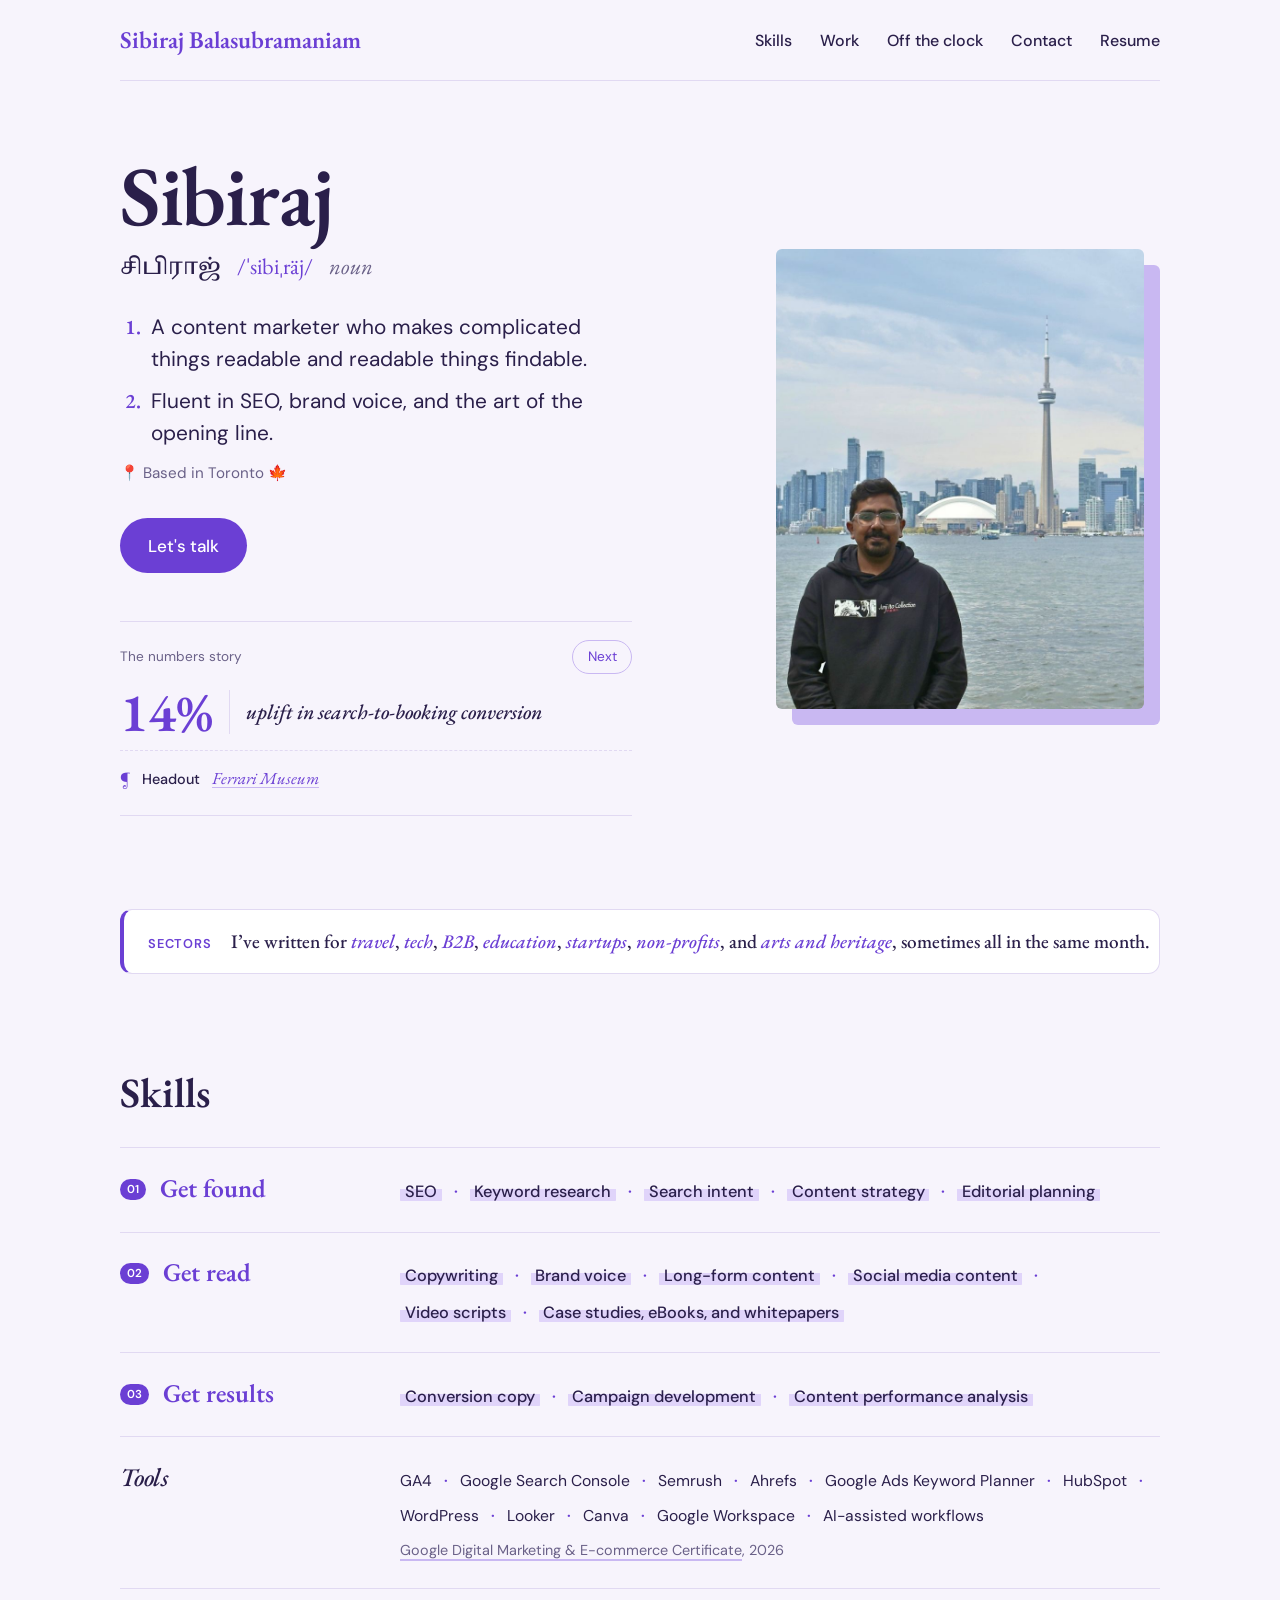
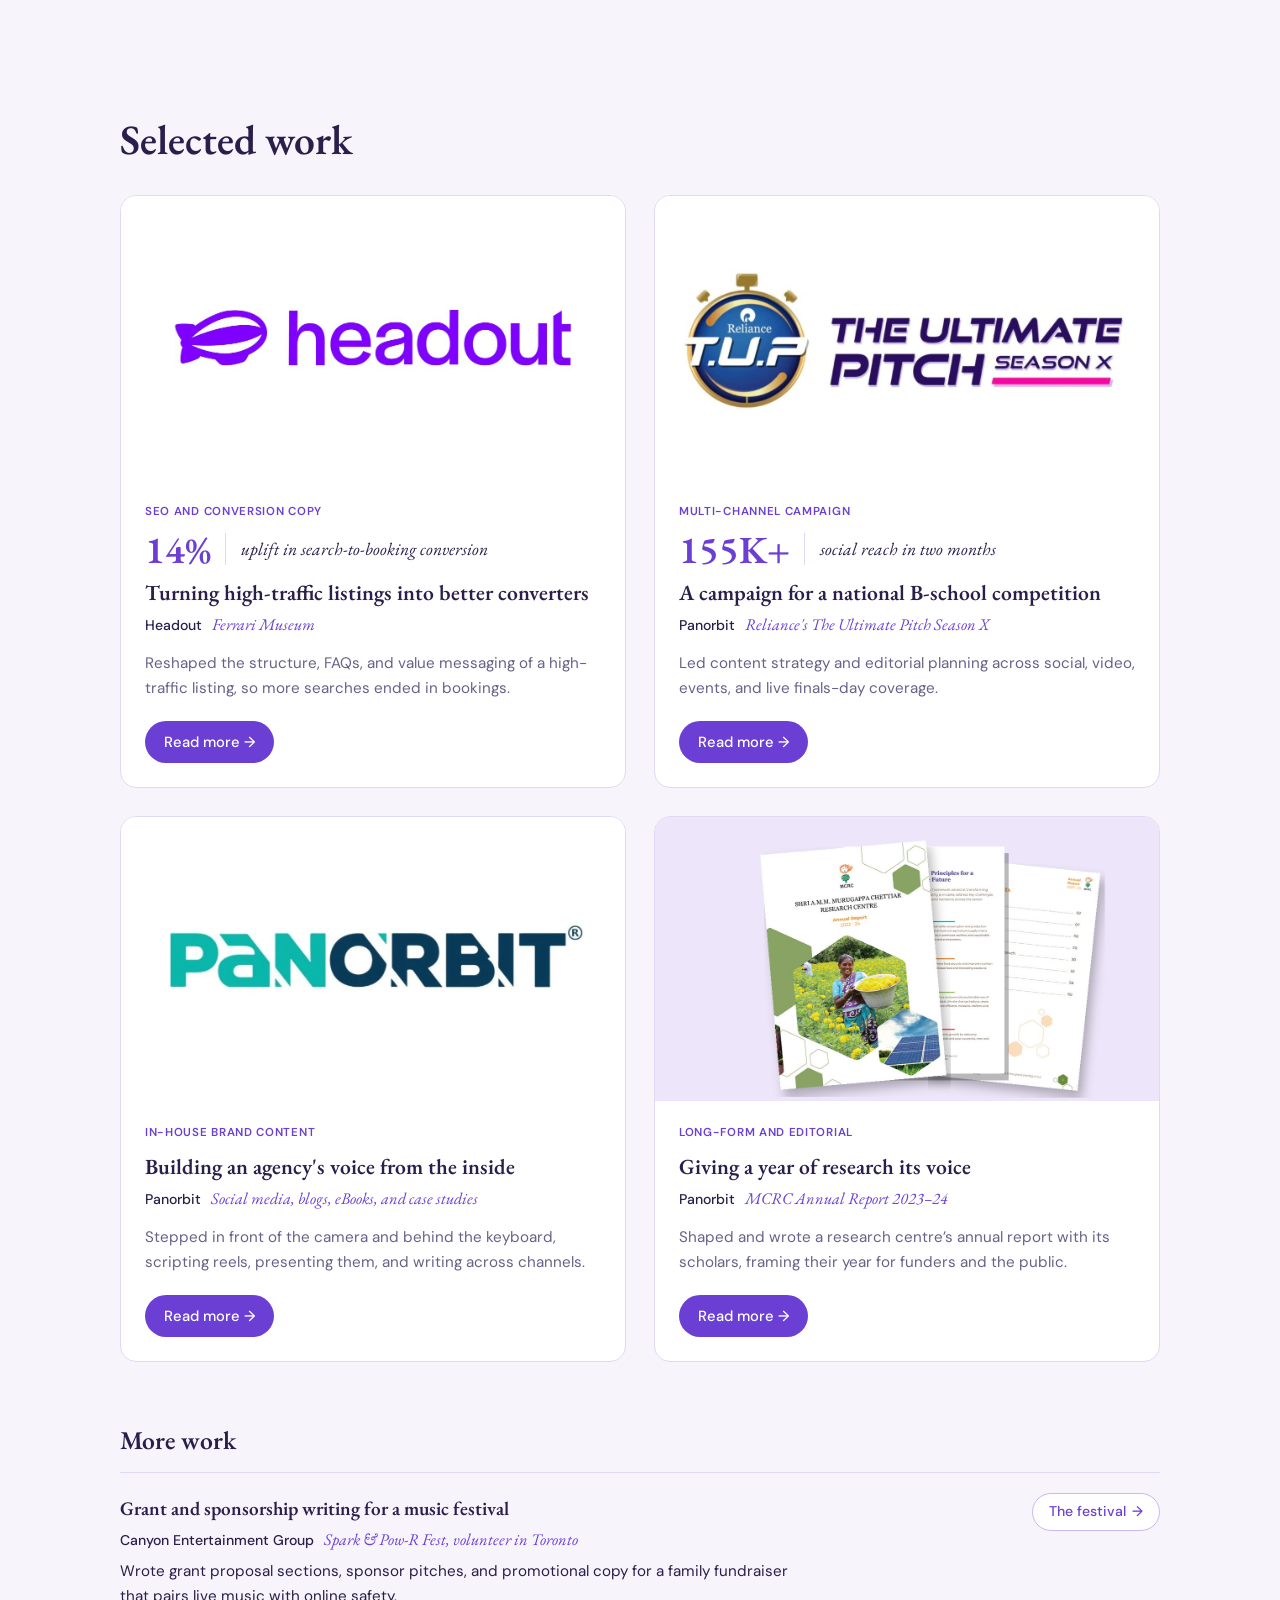
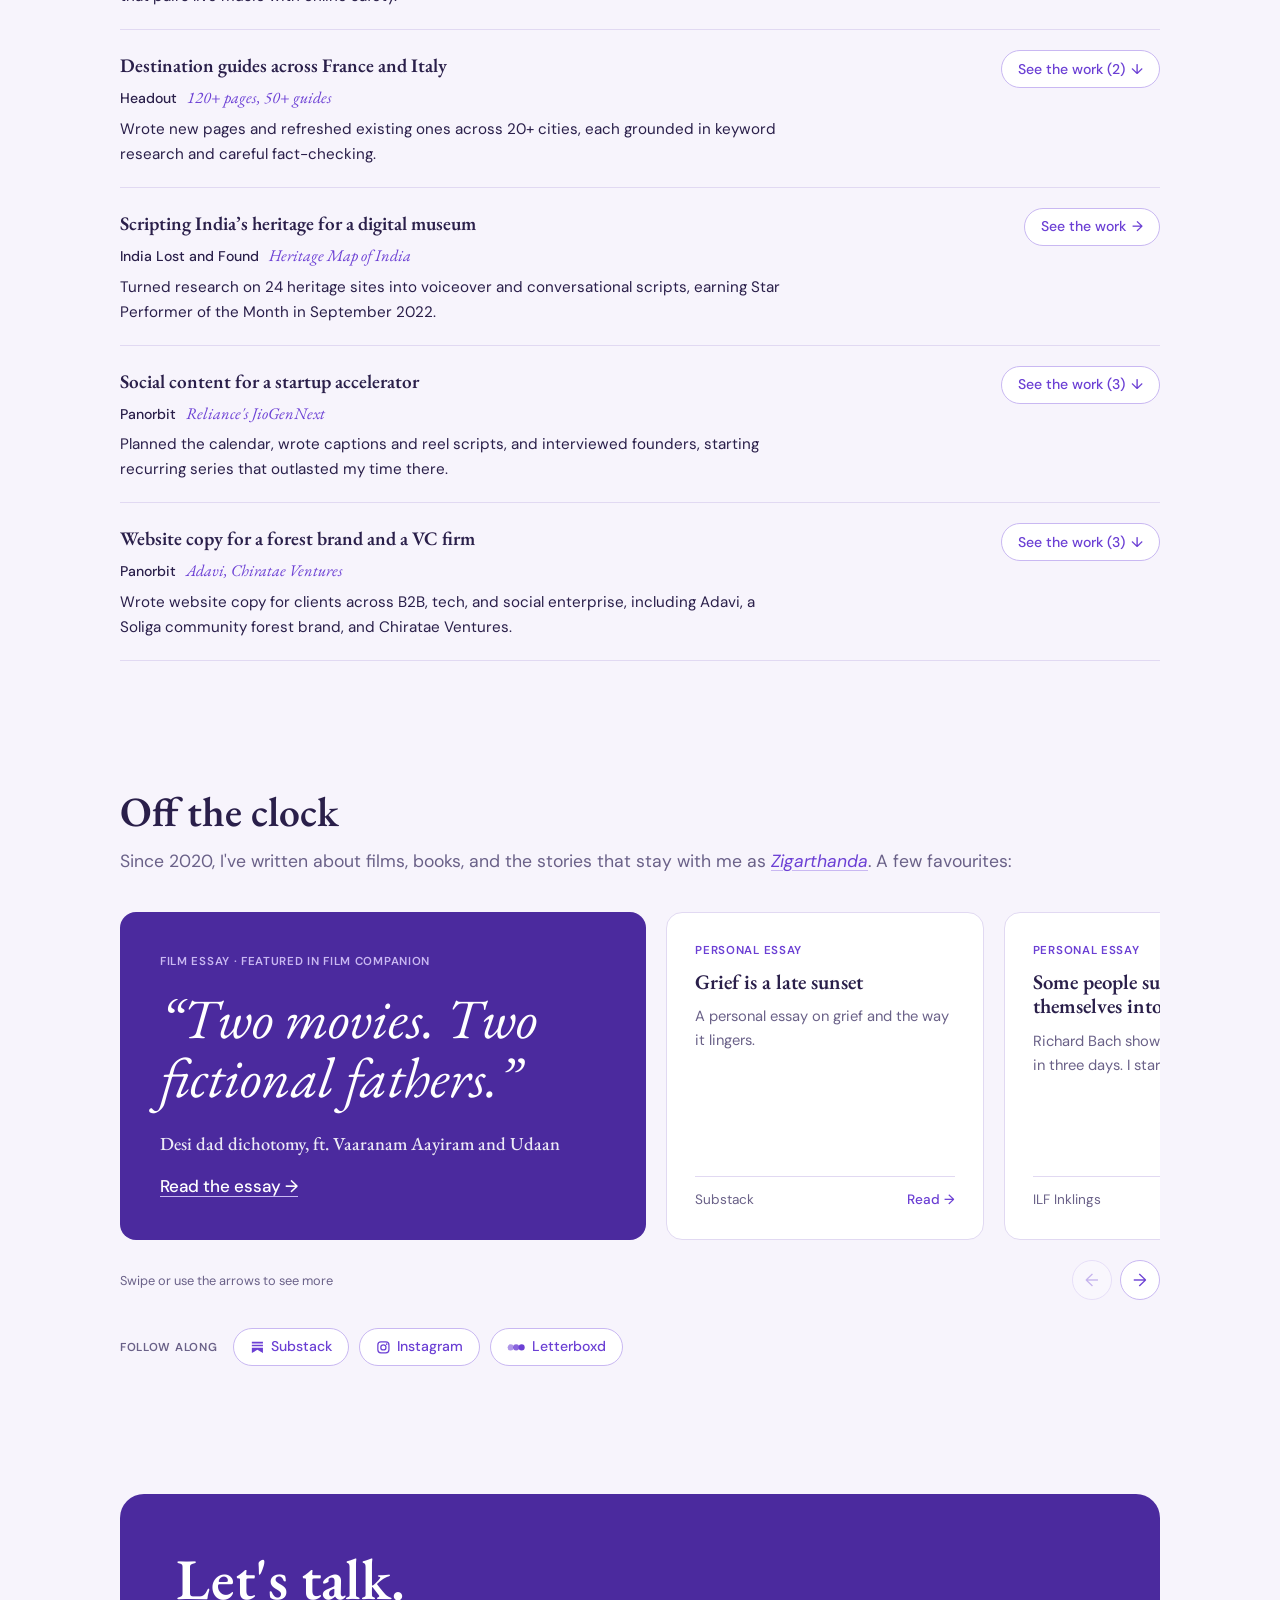
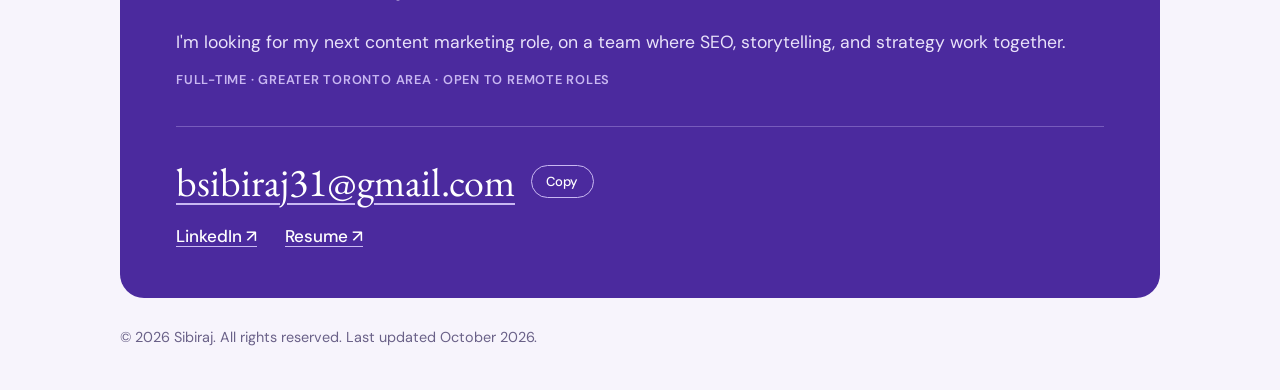
<file: index.html>
<!DOCTYPE html>
<html lang="en">
<head>
  <!-- Google tag (gtag.js) -->
<script async src="https://www.googletagmanager.com/gtag/js?id=G-YPW0YEHMVG"></script>
<script>
  window.dataLayer = window.dataLayer || [];
  function gtag(){dataLayer.push(arguments);}
  gtag('js', new Date());

  gtag('config', 'G-YPW0YEHMVG');
</script>
  <meta charset="UTF-8">
  <meta name="viewport" content="width=device-width, initial-scale=1">
  <title>Sibiraj Balasubramaniam | Content Marketer in Toronto</title>
  <meta name="description" content="Content marketing portfolio of Sibiraj, a Toronto-based writer working across SEO, storytelling, and strategy for travel, tech, B2B, and more.">
  <link rel="preconnect" href="https://fonts.googleapis.com">
  <link rel="preconnect" href="https://fonts.gstatic.com" crossorigin>
  <link href="https://fonts.googleapis.com/css2?family=DM+Sans:ital,wght@0,400;0,500;1,400&family=EB+Garamond:ital,wght@0,500;0,600;1,500&family=Noto+Serif+Tamil:wght@500&display=swap" rel="stylesheet">
  <link rel="icon" href="favicon.svg" type="image/svg+xml">
  <link rel="icon" href="favicon.ico" sizes="32x32">
  <link rel="apple-touch-icon" href="apple-touch-icon.png">
  <link rel="stylesheet" href="style.css?v=43">
</head>
<body>

  <div class="wrap">
    <header class="site-header">
      <a class="wordmark" href="#top">Sibiraj Balasubramaniam</a>
      <nav class="site-nav" aria-label="Main">
        <ul>
          <li><a href="#skills">Skills</a></li>
          <li><a href="#work">Work</a></li>
          <li><a href="#personal">Off the clock</a></li>
          <li><a href="#contact">Contact</a></li>
          <li><a href="assets/resume.pdf" target="_blank" rel="noopener">Resume</a></li>
        </ul>
      </nav>
    </header>

    <main id="top">

      <!-- Hero -->
      <section class="hero">
        <div class="hero-text">
          <h1>Sibiraj</h1>
          <p class="entry-meta">
            <span class="tamil" lang="ta">சிபிராஜ்</span>
            <span class="pron">/ˈsibiˌräj/</span>
            <em class="pos">noun</em>
          </p>
          <ol class="definitions">
            <li>A content marketer who makes complicated things readable and readable things findable.</li>
            <li>Fluent in SEO, brand voice, and the art of the opening line.</li>
          </ol>
          <p class="hero-location">📍 Based in Toronto 🍁</p>
          <a class="button" href="#contact">Let's talk</a>
 
          <div class="numbers-box">
            <div class="numbers-head">
              <p class="numbers-label">The numbers story</p>
              <button class="numbers-next" type="button">Next</button>
            </div>
            <figure class="number-card" aria-live="polite">
              <span class="number-cap">14%</span>
              <p class="number-text">uplift in search-to-booking conversion</p>
              <figcaption class="number-source">
                <span class="number-company">Headout</span>
                <a class="number-link" href="work/headout.html"><cite class="number-project">Ferrari Museum</cite></a>
              </figcaption>
            </figure>
 
            <!-- The numbers. Add, remove or reorder <li> lines here. -->
            <ul class="number-list" hidden>
              <li data-num="14%" data-company="Headout" data-project="Ferrari Museum" data-link="work/headout.html">uplift in search-to-booking conversion</li>
              <li data-num="155K+" data-company="Panorbit" data-project="Reliance's The Ultimate Pitch" data-link="work/the-ultimate-pitch.html">campaign reach in two months</li>
              <li data-num="120+" data-company="Headout" data-project="France and Italy market" data-link="#more-work">travel experience pages written for search and booking</li>
              <li data-num="24" data-company="India Lost and Found" data-project="Heritage Map of India" data-link="#more-work">heritage sites turned into stories</li>
            </ul>
          </div>
        </div>
        
        <figure class="portrait">
          <img class="portrait-photo" src="assets/photo.jpg" alt="Portrait of Sibi" width="800" height="1000">
        </figure>
      </section>

        <!-- Sectors -->
      <section class="sectors-band" aria-label="Sectors">
        <p class="sectors">I’ve written for <span>travel</span>, <span>tech</span>, <span>B2B</span>, <span>education</span>, <span>startups</span>, <span>non-profits</span>, and <span> arts and heritage</span>, sometimes all in the same month.
      </section>
 
      <!-- Skills and tools -->
      <section class="section" id="skills">
        <h2>Skills</h2>
                  <div class="skill-table">
          <div class="skill-row">
            <h3 class="skill-stage"><span class="skill-num">01</span> Get found</h3>
            <ul class="skill-items">
              <li><span>SEO</span></li>
              <li><span>Keyword research</span></li>
              <li><span>Search intent</span></li>
              <li><span>Content strategy</span></li>
              <li><span>Editorial planning</span></li>
            </ul>
          </div>
          <div class="skill-row">
            <h3 class="skill-stage"><span class="skill-num">02</span> Get read</h3>
            <ul class="skill-items">
              <li><span>Copywriting</span></li>
              <li><span>Brand voice</span></li>
              <li><span>Long-form content</span></li>
              <li><span>Social media content</span></li>
              <li><span>Video scripts</span></li>
              <li><span>Case studies, eBooks, and whitepapers</span></li>
            </ul>
          </div>
          <div class="skill-row">
            <h3 class="skill-stage"><span class="skill-num">03</span> Get results</h3>
            <ul class="skill-items">
              <li><span>Conversion copy</span></li>
              <li><span>Campaign development</span></li>
              <li><span>Content performance analysis</span></li>
            </ul>
          </div>
          <div class="skill-row skill-row--tools">
            <h3 class="skill-stage">Tools</h3>
            <ul class="skill-items">
              <li><span>GA4</span></li>
              <li><span>Google Search Console</span></li>
              <li><span>Semrush</span></li>
              <li><span>Ahrefs</span></li>
              <li><span>Google Ads Keyword Planner</span></li>
              <li><span>HubSpot</span></li>
              <li><span>WordPress</span></li>
              <li><span>Looker</span></li>
              <li><span>Canva</span></li>
              <li><span>Google Workspace</span></li>
              <li><span>AI-assisted workflows</span></li>
            </ul>
            <p class="skill-cert"><a href="https://coursera.org/share/2f0803628370d4b2952fb700a8a8bba8" target="_blank" rel="noopener">Google Digital Marketing &amp; E-commerce Certificate</a>, 2026</p>          
          </div>
        </div>
      </section>

      
      <!-- Selected work -->
      <section class="section" id="work">
        <h2>Selected work</h2>
        <div class="work-grid">
          <article class="work-card">
            <a class="work-cover" href="work/headout.html" tabindex="-1" aria-hidden="true">
              <img src="assets/headout-cover.jpg" alt="" loading="lazy" onerror="this.style.visibility='hidden'">
            </a>
            <div class="work-card-body">
              <p class="work-kind">SEO and conversion copy</p>
              <div class="work-stat"><span class="work-num">14%</span><span class="work-label">uplift in search-to-booking conversion</span></div>
              <h3 class="work-title">Turning high-traffic listings into better converters</h3>
              <p class="work-attr"><span class="work-company">Headout</span> <cite class="work-project">Ferrari Museum</cite></p>
              <p class="work-teaser">Reshaped the structure, FAQs, and value messaging of a high-traffic listing, so more searches ended in bookings.</p>
              <a class="read-more" href="work/headout.html">Read more <span aria-hidden="true">&rarr;</span><span class="sr-only"> about Turning high-traffic listings into better converters</span></a>
            </div>
          </article>
          <article class="work-card">
            <a class="work-cover" href="work/the-ultimate-pitch.html" tabindex="-1" aria-hidden="true">
              <img src="assets/pitch-cover.jpg" alt="" loading="lazy" onerror="this.style.visibility='hidden'">
            </a>
            <div class="work-card-body">
              <p class="work-kind">Multi-channel campaign</p>
              <div class="work-stat"><span class="work-num">155K+</span><span class="work-label">social reach in two months</span></div>
              <h3 class="work-title">A campaign for a national B-school competition</h3>
              <p class="work-attr"><span class="work-company">Panorbit</span> <cite class="work-project">Reliance's The Ultimate Pitch Season X</cite></p>
              <p class="work-teaser">Led content strategy and editorial planning across social, video, events, and live finals-day coverage.</p>
              <a class="read-more" href="work/the-ultimate-pitch.html">Read more <span aria-hidden="true">&rarr;</span><span class="sr-only"> about A two-month campaign for a national B-school competition</span></a>
            </div>
          </article>
          <article class="work-card">
            <a class="work-cover" href="work/panorbit-in-house.html" tabindex="-1" aria-hidden="true">
              <img src="assets/panorbit-cover.jpg" alt="" loading="lazy" onerror="this.style.visibility='hidden'">
            </a>
            <div class="work-card-body">
              <p class="work-kind">In-house brand content</p>
              <h3 class="work-title">Building an agency's voice from the inside</h3>
              <p class="work-attr"><span class="work-company">Panorbit</span> <cite class="work-project">Social media, blogs, eBooks, and case studies</cite></p>
              <p class="work-teaser">Stepped in front of the camera and behind the keyboard, scripting reels, presenting them, and writing across channels.</p>
              <a class="read-more" href="work/panorbit-in-house.html">Read more <span aria-hidden="true">&rarr;</span><span class="sr-only"> about Building an agency's voice from the inside</span></a>
            </div>
          </article>
          <article class="work-card">
            <a class="work-cover" href="work/mcrc-annual-report.html" tabindex="-1" aria-hidden="true">
              <img src="assets/mcrc-cover.jpg" alt="" loading="lazy" onerror="this.style.visibility='hidden'">
            </a>
            <div class="work-card-body">
              <p class="work-kind">Long-form and editorial</p>
              <h3 class="work-title">Giving a year of research its voice</h3>
              <p class="work-attr"><span class="work-company">Panorbit</span> <cite class="work-project">MCRC Annual Report 2023&ndash;24</cite></p>
              <p class="work-teaser">Shaped and wrote a research centre’s annual report with its scholars, framing their year for funders and the public.</p>
              <a class="read-more" href="work/mcrc-annual-report.html">Read more <span aria-hidden="true">&rarr;</span><span class="sr-only"> about Turning a year of research into a story worth reading</span></a>
            </div>
          </article>
        </div>
 
        <p class="more-label" id="more-work">More work</p> 
        <ul class="more-list">
          <li>
            <div>
            <span class="more-title">Grant and sponsorship writing for a music festival</span>
              <span class="work-attr"><span class="work-company">Canyon Entertainment Group</span> <cite class="work-project">Spark &amp; Pow-R Fest, volunteer in Toronto</cite></span>
              <p>Wrote grant proposal sections, sponsor pitches, and promotional copy for a family fundraiser that pairs live music with online safety.</p>
            </div>
            <div class="more-links">
              <a class="more-btn" href="https://sparkandpow-rfest.com/" target="_blank" rel="noopener">The festival <span class="more-arrow" aria-hidden="true">&rarr;</span></a>
            </div>
          </li>
          <li>
            <div>
             <span class="more-title">Destination guides across France and Italy</span>
              <span class="work-attr"><span class="work-company">Headout</span> <cite class="work-project">120+ pages, 50+ guides</cite></span>
              <p>Wrote new pages and refreshed existing ones across 20+ cities, each grounded in keyword research and careful fact-checking.</p>
            </div>
            <div class="more-links">
              <button type="button" class="more-btn more-toggle" aria-expanded="false">See the work (2) <span class="more-arrow" aria-hidden="true">&darr;</span></button>
              <div class="more-menu" hidden>
                <a href="https://www.herculaneumtickets.com/" target="_blank" rel="noopener">Herculaneum</a>
                <a href="https://www.paristickets.com/chocolate-museum/" target="_blank" rel="noopener">Chocolate Museum, Paris</a>
              </div>
            </div>
          </li>
          <li>
            <div>
              <span class="more-title">Scripting India’s heritage for a digital museum</span>
              <span class="work-attr"><span class="work-company">India Lost and Found</span> <cite class="work-project">Heritage Map of India</cite></span>
              <p>Turned research on 24 heritage sites into voiceover and conversational scripts, earning Star Performer of the Month in September 2022.</p>
            </div>
            <div class="more-links">
              <button type="button" class="more-btn more-gallery-open">See the work <span class="more-arrow" aria-hidden="true">&rarr;</span></button>
            </div>
            <!-- Heritage Map samples: shown in the pop-up gallery -->
            <div class="more-gallery" hidden>
              <figure><a class="gallery-frame" href="assets/ilf-sample-1.jpg"><img src="assets/ilf-sample-1.jpg" alt="Voiceover script, Basilica of Bom Jesus, Goa" loading="lazy"></a><figcaption>Voiceover script, Basilica of Bom Jesus, Goa</figcaption></figure>
              <figure><a class="gallery-frame" href="assets/ilf-sample-2.jpg"><img src="assets/ilf-sample-2.jpg" alt="Conversational script, Triumph of Labour statue, Chennai" loading="lazy"></a><figcaption>Conversational script, Triumph of Labour statue, Chennai</figcaption></figure>
              <figure><a class="gallery-frame" href="assets/ilf-sample-3.jpg"><img src="assets/ilf-sample-3.jpg" alt="Voiceover script, Mayo College, Ajmer" loading="lazy"></a><figcaption>Voiceover script, Mayo College, Ajmer</figcaption></figure>
            </div>
          </li>
          <li>
            <div>
              <span class="more-title">Social content for a startup accelerator</span>
              <span class="work-attr"><span class="work-company">Panorbit</span> <cite class="work-project">Reliance's JioGenNext</cite></span>
                            <p>Planned the calendar, wrote captions and reel scripts, and interviewed founders, starting recurring series that outlasted my time there.</p>
            </div>
            <div class="more-links">
              <button type="button" class="more-btn more-toggle" aria-expanded="false">See the work (3) <span class="more-arrow" aria-hidden="true">&darr;</span></button>
              <div class="more-menu" hidden>
                <a href="https://www.instagram.com/p/Cxw2L4NMaJn/" target="_blank" rel="noopener">Post one</a>
                <a href="https://www.instagram.com/p/DBQnNruyfzd/" target="_blank" rel="noopener">Post two</a>
                <a href="https://www.instagram.com/p/DIQpJwFo_wG/" target="_blank" rel="noopener">Post three</a>
              </div>
            </div>
          </li>
          <li>
            <div>
               <span class="more-title">Website copy for a forest brand and a VC firm</span>
              <span class="work-attr"><span class="work-company">Panorbit</span> <cite class="work-project">Adavi, Chiratae Ventures</cite></span>
              <p>Wrote website copy for clients across B2B, tech, and social enterprise, including Adavi, a Soliga community forest brand, and Chiratae Ventures.</p>
            </div>
            <div class="more-links">
              <button type="button" class="more-btn more-toggle" aria-expanded="false">See the work (3) <span class="more-arrow" aria-hidden="true">&darr;</span></button>
              <div class="more-menu" hidden>
                <a href="https://adavi.co.in/about-us/" target="_blank" rel="noopener">Adavi</a>
                <a href="https://www.chiratae.com/about-us/" target="_blank" rel="noopener">Chiratae Ventures, About</a>
                <a href="https://www.chiratae.com/esg-impact/" target="_blank" rel="noopener">Chiratae Ventures, ESG</a>
              </div>
            </div>
          </li>
          </ul>
      </section>
      
            <!-- Personal work -->
      <section class="section" id="personal">
        <div class="side-head">
          <h2>Off the clock</h2>
          <p>Since 2020, I've written about films, books, and the stories that stay with me as <a class="pen-name" href="https://www.instagram.com/zigarthanda" target="_blank" rel="noopener"><em>Zigarthanda</em></a>. A few favourites:</p>
        </div>

        <div class="shelf">
          <a class="shelf-feature" href="https://www.filmcompanion.in/readers-articles/desi-dad-dichotomy-ft-vaaranam-aayiram-and-udaan" target="_blank" rel="noopener">
            <span class="shelf-form">Film essay &middot; Featured in Film Companion</span>
            <blockquote class="shelf-quote">&ldquo;Two movies. Two fictional fathers.&rdquo;</blockquote>
            <span class="shelf-title">Desi dad dichotomy, ft. Vaaranam Aayiram and Udaan</span>
            <span class="shelf-read">Read the essay &rarr;</span>
          </a>

          <a class="shelf-card" href="https://sibiusblack.substack.com/p/grief-is-a-late-sunset" target="_blank" rel="noopener">
            <span class="shelf-form">Personal essay</span>
            <span class="shelf-title">Grief is a late sunset</span>
            <p>A personal essay on grief and the way it lingers.</p>
            <span class="shelf-foot"><span>Substack</span><span class="shelf-read">Read &rarr;</span></span>
          </a>

          <a class="shelf-card" href="https://blog.indialostandfound.com/2023/01/05/some-people-summon-themselves-into-our-lives-heres-one-in-my-life/" target="_blank" rel="noopener">
            <span class="shelf-form">Personal essay</span>
            <span class="shelf-title">Some people summon themselves into our lives</span>
            <p>Richard Bach showed up three times in three days. I started taking notes.</p>
            <span class="shelf-foot"><span>ILF Inklings</span><span class="shelf-read">Read &rarr;</span></span>
          </a>

          <a class="shelf-card" href="https://www.instagram.com/p/CRBoOsGA-AK/" target="_blank" rel="noopener">
            <span class="shelf-form">Film analysis</span>
            <span class="shelf-title">Rain in Wong Kar-wai's films</span>
            <p>On how rain sets the mood, slowing time, blurring the city, and holding the longing his characters leave unsaid.</p>
            <span class="shelf-foot"><span>Instagram</span><span class="shelf-read">Read &rarr;</span></span>
          </a>

          <div class="shelf-card">
            <span class="shelf-form">Book and film series</span>
            <span class="shelf-title">Reading and watching Dune</span>
            <p>Frank Herbert's novel and Denis Villeneuve's film, side by side, across three posts.</p>
            <span class="shelf-foot">
              <span>Instagram</span>
              <span class="shelf-parts">
                <a href="https://www.instagram.com/p/CViCCHbvEKP/" target="_blank" rel="noopener">1</a>
                <a href="https://www.instagram.com/p/CViCnIdvarN/" target="_blank" rel="noopener">2</a>
                <a href="https://www.instagram.com/p/CViDIvBvRzR/" target="_blank" rel="noopener">3</a>
              </span>
            </span>
          </div>

          <a class="shelf-card" href="https://www.instagram.com/p/Cb4c_MulTbP/" target="_blank" rel="noopener">
            <span class="shelf-form">TV review</span>
            <span class="shelf-title">The case for Schitt's Creek</span>
            <p>A recommendation for the Canadian comedy that took a riches-to-rags premise and found a big, kind heart in it.</p>
            <span class="shelf-foot"><span>Instagram</span><span class="shelf-read">Read &rarr;</span></span>
          </a>
        </div>
        
        <div class="shelf-nav">
          <p class="shelf-hint">Swipe or use the arrows to see more</p>
          <div class="shelf-arrows">
            <button type="button" class="shelf-arrow" data-dir="-1" aria-label="Previous essays">&larr;</button>
            <button type="button" class="shelf-arrow" data-dir="1" aria-label="More essays">&rarr;</button>
        </div>
          
        </div>
        <div class="shelf-follow">
          <span class="more-links-label">Follow along</span>
          <a class="more-btn" href="https://sibiusblack.substack.com/" target="_blank" rel="noopener"><svg class="pill-icon" viewBox="0 0 24 24" aria-hidden="true"><path fill="currentColor" d="M3 3h18v2.6H3zM3 7.7h18v2.6H3zM3 12.4h18V21l-9-5-9 5z"/></svg>Substack</a>
          <a class="more-btn" href="https://www.instagram.com/zigarthanda" target="_blank" rel="noopener"><svg class="pill-icon" viewBox="0 0 24 24" aria-hidden="true"><rect x="3" y="3" width="18" height="18" rx="5" fill="none" stroke="currentColor" stroke-width="2"/><circle cx="12" cy="12" r="4.2" fill="none" stroke="currentColor" stroke-width="2"/><circle cx="17.3" cy="6.7" r="1.3" fill="currentColor"/></svg>Instagram</a>
          <a class="more-btn" href="https://letterboxd.com/Sibiusblack/" target="_blank" rel="noopener"><svg class="pill-icon pill-icon--wide" viewBox="0 0 30 24" aria-hidden="true"><circle cx="6" cy="12" r="5" fill="currentColor" opacity=".55"/><circle cx="15" cy="12" r="5" fill="currentColor" opacity=".8"/><circle cx="24" cy="12" r="5" fill="currentColor"/></svg>Letterboxd</a>
        </div>
      </section>

    </main>

    <!-- Contact -->
    <footer class="site-footer" id="contact">
      <div class="contact-card">
        <h2>Let's talk.</h2>
        <p class="contact-line">I'm looking for my next content marketing role, on a team where SEO, storytelling, and strategy work together.</p>
        <p class="contact-avail">Full-time &middot; Greater Toronto Area &middot; Open to remote roles</p>
        <div class="contact-email-row">
          <a class="contact-email" href="mailto:bsibiraj31@gmail.com">bsibiraj31@gmail.com</a>
          <button type="button" class="contact-copy" data-copy="bsibiraj31@gmail.com">Copy</button>
        </div>
        <p class="contact-links">
          <a href="https://www.linkedin.com/in/sibiraj-balasubramaniam" target="_blank" rel="noopener">LinkedIn <span aria-hidden="true">&nearr;</span></a>
          <a href="assets/resume.pdf" target="_blank" rel="noopener">Resume <span aria-hidden="true">&nearr;</span></a>
        </p>
      </div>
      <p class="fineprint">&copy; 2026 Sibiraj. All rights reserved. Last updated October 2026.</p>
    </footer>

    <script>
    // Numbers card: flips on click, and on its own every 30 seconds
    (function () {
      var card = document.querySelector('.number-card');
      var cap = document.querySelector('.number-cap');
      var text = document.querySelector('.number-text');
      var company = document.querySelector('.number-company');
      var project = document.querySelector('.number-project');
      var link = document.querySelector('.number-link');
      var button = document.querySelector('.numbers-next');
      var items = Array.prototype.slice.call(document.querySelectorAll('.number-list li'));
      if (!card || items.length < 2) return;

      var current = 0;            // the number shown first
      var delay = 30000;          // 60 seconds between automatic flips
      var timer;
      var calm = window.matchMedia('(prefers-reduced-motion: reduce)').matches;

      function show(i) {
        var li = items[i];
        cap.textContent = li.dataset.num;
        text.textContent = li.textContent;
        company.textContent = li.dataset.company;
        project.textContent = li.dataset.project;
        if (link) link.setAttribute('href', li.dataset.link || '#work');
      }

      function next() {
        current = (current + 1) % items.length;
        if (calm) { show(current); return; }
        card.classList.add('is-flipping');
        setTimeout(function () {
          show(current);
          card.classList.remove('is-flipping');
        }, 300);
      }

      function restartTimer() {
        clearInterval(timer);
        timer = setInterval(next, delay);
      }

      button.addEventListener('click', function () { next(); restartTimer(); });
      restartTimer();
    })();
  </script>

  <script src="gallery.js"></script>
  
    <script>
  
    // More work: "View samples" opens the pop-up gallery
    document.querySelectorAll('.more-gallery-open').forEach(function (btn) {
      btn.addEventListener('click', function () {
        var first = btn.closest('li').querySelector('.more-gallery .gallery-frame');
        if (first) first.click();
      });
    });
    // More work: "See the work" drop-downs
    (function () {
      var toggles = document.querySelectorAll('.more-toggle');
      function closeAll() {
        toggles.forEach(function (t) {
          t.setAttribute('aria-expanded', 'false');
          t.nextElementSibling.hidden = true;
        });
      }
      toggles.forEach(function (btn) {
        btn.addEventListener('click', function () {
          var wasOpen = btn.getAttribute('aria-expanded') === 'true';
          closeAll();
          if (!wasOpen) {
            btn.setAttribute('aria-expanded', 'true');
            btn.nextElementSibling.hidden = false;
          }
        });
      });
      document.addEventListener('click', function (e) {
        if (!e.target.closest('.more-links')) closeAll();
      });
      document.addEventListener('keydown', function (e) {
        if (e.key === 'Escape') closeAll();
      });
    })();
  </script>

   <script>
    // Contact: copy email to clipboard
    document.querySelectorAll('.contact-copy').forEach(function (btn) {
      btn.addEventListener('click', function () {
        var text = btn.getAttribute('data-copy');
        var done = function () { btn.textContent = 'Copied'; setTimeout(function () { btn.textContent = 'Copy'; }, 2000); };
        if (navigator.clipboard) { navigator.clipboard.writeText(text).then(done, function () { window.prompt('Copy this email:', text); }); }
        else { window.prompt('Copy this email:', text); }
      });
    });
  </script>

  <script>
    // Essays shelf: arrow buttons scroll one card at a time
    (function () {
      var shelf = document.querySelector('.shelf');
      var arrows = document.querySelectorAll('.shelf-arrow');
      if (!shelf || !arrows.length) return;
      function step() {
        var card = shelf.querySelector('.shelf-card');
        return card ? card.getBoundingClientRect().width + 20 : shelf.clientWidth * 0.8;
      }
      function update() {
        var max = shelf.scrollWidth - shelf.clientWidth - 2;
        arrows[0].disabled = shelf.scrollLeft <= 2;
        arrows[1].disabled = shelf.scrollLeft >= max;
      }
      arrows.forEach(function (btn) {
        btn.addEventListener('click', function () {
          shelf.scrollBy({ left: step() * Number(btn.dataset.dir), behavior: 'smooth' });
        });
      });
      shelf.addEventListener('scroll', update, { passive: true });
      window.addEventListener('resize', update);
      update();
    })();
  </script>
    
</body>
</html>
</file>
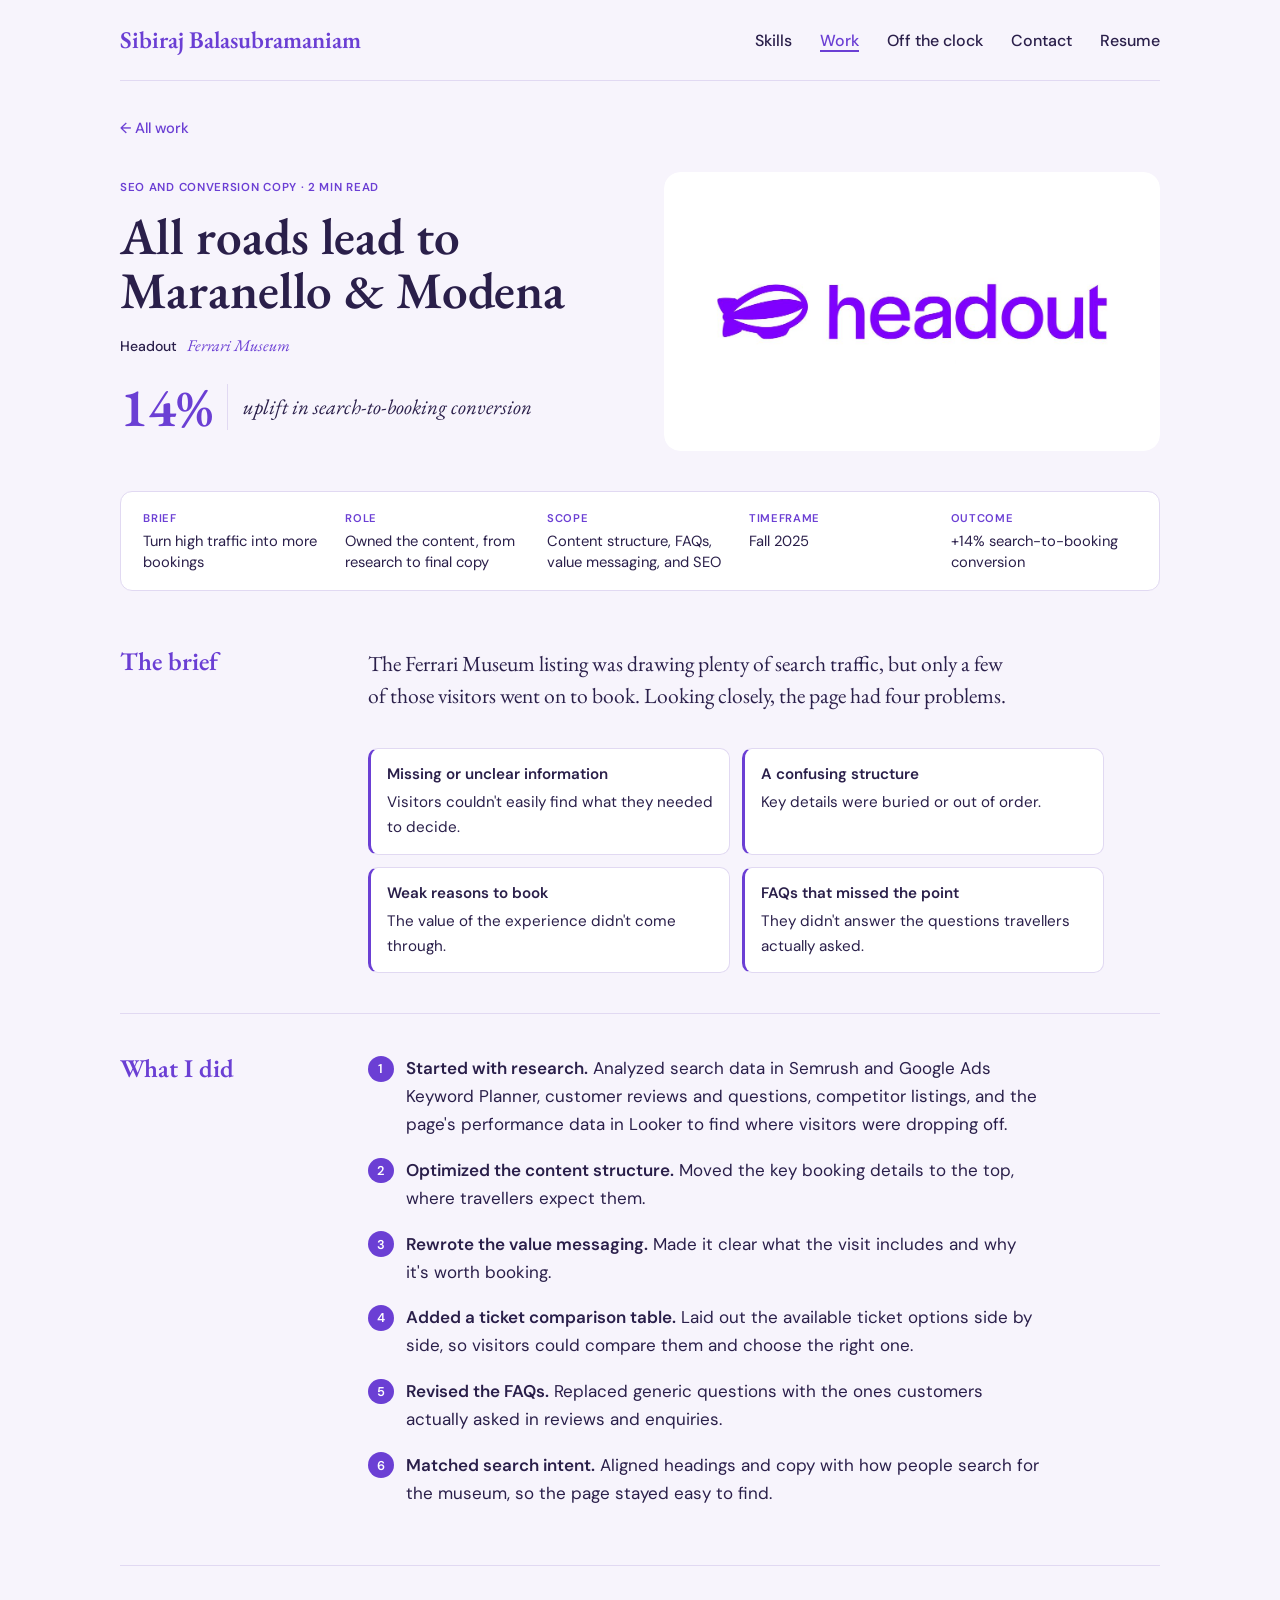
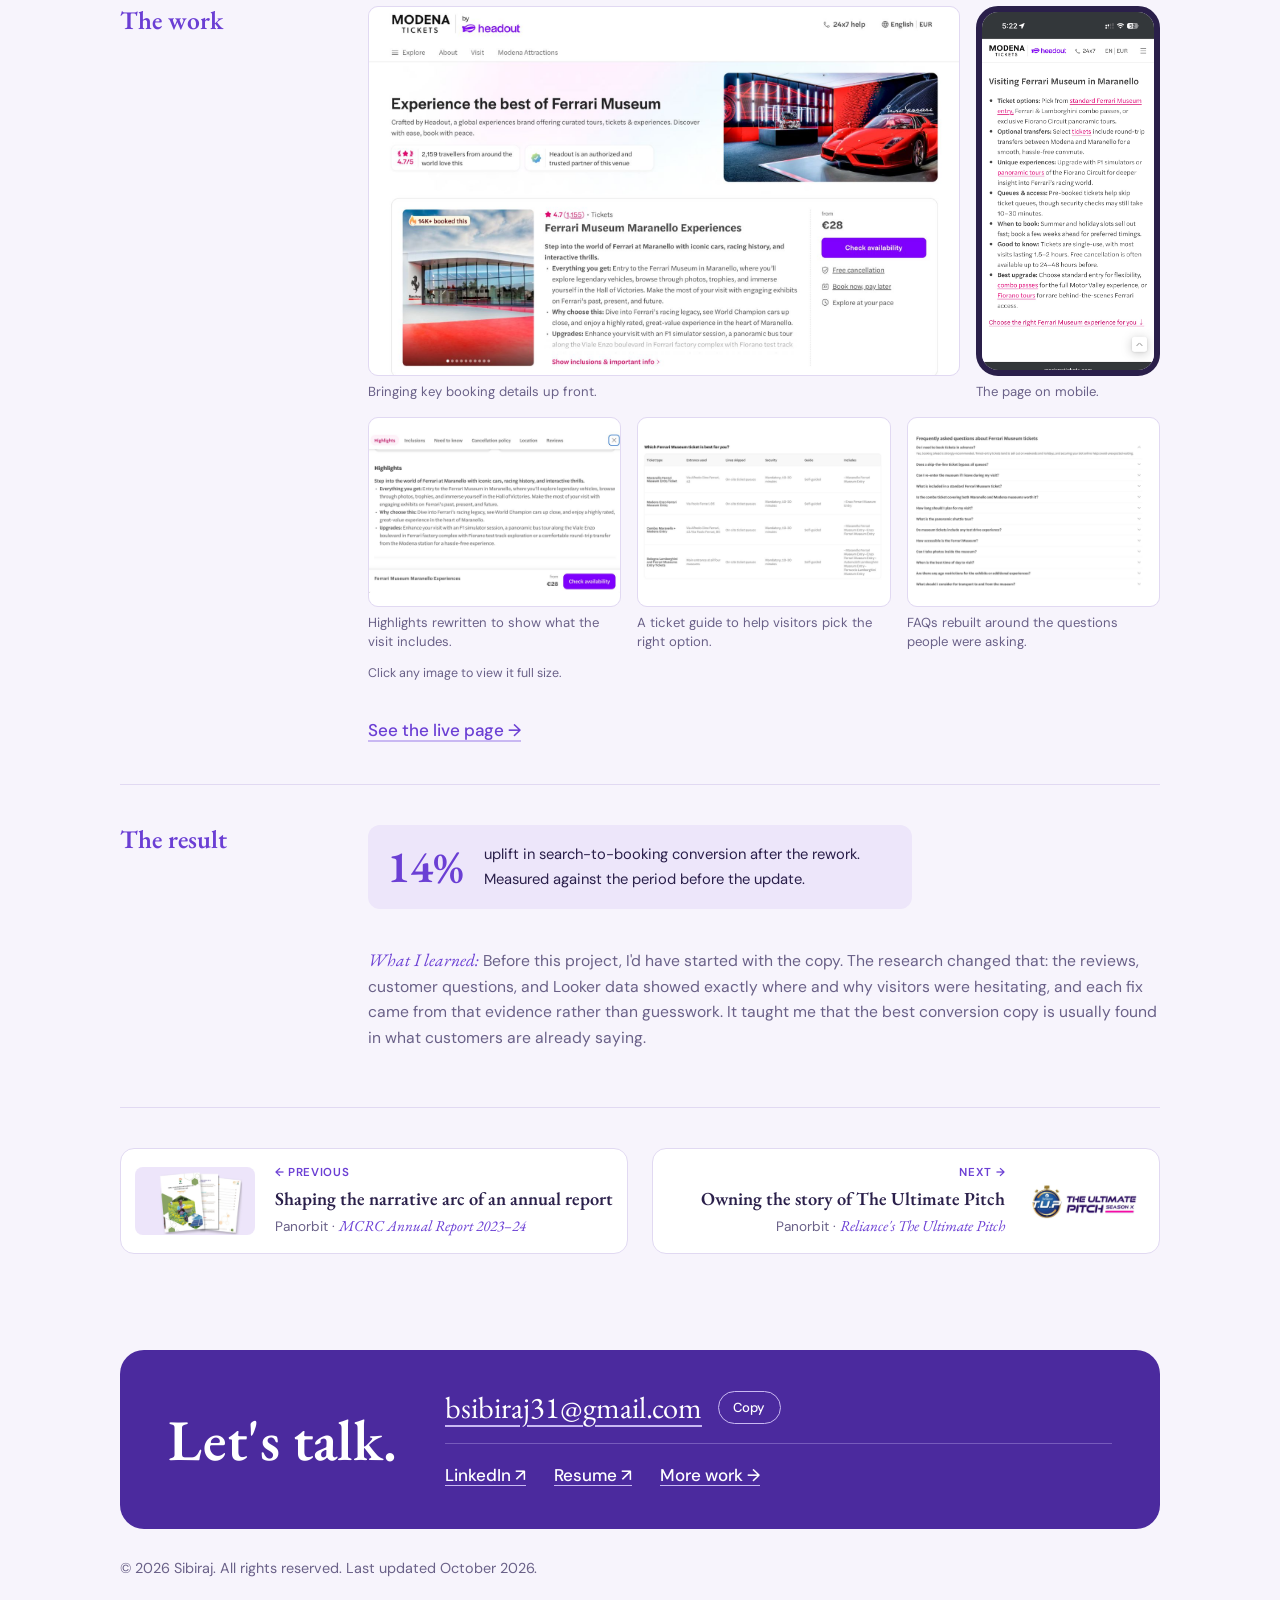
<file: work/headout.html>
<!DOCTYPE html>
<html lang="en">
<head>
  <!-- Google tag (gtag.js) -->
<script async src="https://www.googletagmanager.com/gtag/js?id=G-YPW0YEHMVG"></script>
<script>
  window.dataLayer = window.dataLayer || [];
  function gtag(){dataLayer.push(arguments);}
  gtag('js', new Date());

  gtag('config', 'G-YPW0YEHMVG');
</script>
  <meta charset="UTF-8">
  <meta name="viewport" content="width=device-width, initial-scale=1">
  <title>All roads lead to Maranello & Modena | Sibiraj</title>
  <meta name="description" content="How restructuring the Ferrari Museum listing on Headout, from FAQs to value messaging, lifted search-to-booking conversion by 14%.">
  <link rel="preconnect" href="https://fonts.googleapis.com">
  <link rel="preconnect" href="https://fonts.gstatic.com" crossorigin>
  <link href="https://fonts.googleapis.com/css2?family=DM+Sans:ital,wght@0,400;0,500;1,400&family=EB+Garamond:ital,wght@0,500;0,600;1,500&family=Noto+Serif+Tamil:wght@500&display=swap" rel="stylesheet">
  <link rel="icon" href="../favicon.svg" type="image/svg+xml">
  <link rel="icon" href="../favicon.ico" sizes="32x32">
  <link rel="apple-touch-icon" href="../apple-touch-icon.png">
  <link rel="stylesheet" href="../style.css?v=43">
</head>
<body>

  <div class="wrap">
    <header class="site-header">
      <a class="wordmark" href="../index.html">Sibiraj Balasubramaniam</a>
      <nav class="site-nav" aria-label="Main">
        <ul>
          <li><a href="../index.html#skills">Skills</a></li>
          <li><a href="../index.html#work" aria-current="page">Work</a></li>
          <li><a href="../index.html#personal">Off the clock</a></li>
          <li><a href="#contact">Contact</a></li>
          <li><a href="../assets/resume.pdf" target="_blank" rel="noopener">Resume</a></li>
        </ul>
      </nav>
    </header>

    <main class="cs">
      <a class="cs-back" href="../index.html#work">&larr; All work</a>

      <!-- Case study header -->
      <header class="cs-hero">
        <div class="cs-hero-text">
          <p class="work-kind">SEO and conversion copy &middot; 2 min read</p>
          <h1>All roads lead to Maranello & Modena</h1>
          <p class="work-attr"><span class="work-company">Headout</span> <cite class="work-project">Ferrari Museum</cite></p>
          <div class="work-stat cs-stat"><span class="work-num">14%</span><span class="work-label">uplift in search-to-booking conversion</span></div>
        </div>
        <div class="cs-cover">
          <img src="../assets/headout-cover.jpg" alt="" onerror="this.style.visibility='hidden'">
        </div>
      </header>

      <!-- At a glance -->
      <dl class="case-glance">
          <div><dt>Brief</dt><dd>Turn high traffic into more bookings</dd></div>
          <div><dt>Role</dt><dd>Owned the content, from research to final copy</dd></div>
          <div><dt>Scope</dt><dd>Content structure, FAQs, value messaging, and SEO</dd></div>
          <div><dt>Timeframe</dt><dd>Fall 2025</dd></div>
          <div><dt>Outcome</dt><dd>+14% search-to-booking conversion</dd></div>
      </dl>
      
      <!-- The brief -->
      <section class="cs-section">
        <h2>The brief</h2>
        <p class="cs-lede">The Ferrari Museum listing was drawing plenty of search traffic, but only a few of those visitors went on to book. Looking closely, the page had four problems.</p>
        <ul class="cs-problems">
          <li><strong>Missing or unclear information</strong> Visitors couldn't easily find what they needed to decide.</li>
          <li><strong>A confusing structure</strong> Key details were buried or out of order.</li>
          <li><strong>Weak reasons to book</strong> The value of the experience didn't come through.</li>
          <li><strong>FAQs that missed the point</strong> They didn't answer the questions travellers actually asked.</li>
        </ul>
      </section>

      <!-- What I did -->
      <section class="cs-section">
        <h2>What I did</h2>
        <ol class="case-steps">
          <li><strong>Started with research.</strong> Analyzed search data in Semrush and Google Ads Keyword Planner, customer reviews and questions, competitor listings, and the page's performance data in Looker to find where visitors were dropping off.</li>
          <li><strong>Optimized the content structure.</strong> Moved the key booking details to the top, where travellers expect them.</li>
          <li><strong>Rewrote the value messaging.</strong> Made it clear what the visit includes and why it's worth booking.</li>
          <li><strong>Added a ticket comparison table.</strong> Laid out the available ticket options side by side, so visitors could compare them and choose the right one.</li>
          <li><strong>Revised the FAQs.</strong> Replaced generic questions with the ones customers actually asked in reviews and enquiries.</li>
          <li><strong>Matched search intent.</strong> Aligned headings and copy with how people search for the museum, so the page stayed easy to find.</li>
        </ol>
      </section>

      <!-- The work -->
      <section class="cs-section">
        <h2>The work</h2>
        <div class="gallery">
          <div class="gallery-top">
            <figure class="gallery-item gallery-wide">
            <a href="../assets/museo-ferrari-header.jpg" class="gallery-frame">
              <img src="../assets/museo-ferrari-header.jpg" alt="The top of the reworked Museo Ferrari listing" loading="lazy" onerror="this.style.visibility='hidden'">
            </a>
            <figcaption>Bringing key booking details up front.</figcaption>
          </figure>
          <figure class="gallery-item gallery-phone">
            <a href="../assets/museo-ferrari-mobile.jpg" class="gallery-frame">
              <img src="../assets/museo-ferrari-mobile.jpg" alt="The reworked Museo Ferrari listing on a phone" loading="lazy" onerror="this.style.visibility='hidden'">
            </a>
            <figcaption>The page on mobile.</figcaption>
          </figure>
          </div>
          <div class="gallery-row">
          <figure class="gallery-item ">
            <a href="../assets/museo-ferrari-highlights.jpg" class="gallery-frame">
              <img src="../assets/museo-ferrari-highlights.jpg" alt="Rewritten highlights section" loading="lazy" onerror="this.style.visibility='hidden'">
            </a>
            <figcaption>Highlights rewritten to show what the visit includes.</figcaption>
          </figure>
          <figure class="gallery-item ">
            <a href="../assets/museo-ferrari-tickets.jpg" class="gallery-frame">
              <img src="../assets/museo-ferrari-tickets.jpg" alt="The "Which ticket option is best for you" section" loading="lazy" onerror="this.style.visibility='hidden'">
            </a>
            <figcaption>A ticket guide to help visitors pick the right option.</figcaption>
          </figure>
          <figure class="gallery-item ">
            <a href="../assets/museo-ferrari-faqs.jpg" class="gallery-frame">
              <img src="../assets/museo-ferrari-faqs.jpg" alt="Rebuilt FAQs" loading="lazy" onerror="this.style.visibility='hidden'">
            </a>
            <figcaption>FAQs rebuilt around the questions people were asking.</figcaption>
          </figure>
          </div>
          <p class="gallery-hint">Click any image to view it full size.</p>
        </div>
        <p class="cs-link"><a href="https://www.modenatickets.com/ferrari-museum-maranello/" target="_blank" rel="noopener">See the live page &rarr;</a></p>
      </section>

      <!-- Results -->
      <section class="cs-section">
        <h2>The result</h2>
        <ul class="cs-results">
          <li><span class="cs-result-num">14%</span><span>uplift in search-to-booking conversion after the rework.
Measured against the period before the update.</span></li>
        </ul>
        <p class="case-learned"><em>What I learned:</em> Before this project, I'd have started with the copy. The research changed that: the reviews, customer questions, and Looker data showed exactly where and why visitors were hesitating, and each fix came from that evidence rather than guesswork. It taught me that the best conversion copy is usually found in what customers are already saying.</p>
      </section>

      <!-- Previous / next -->
      <nav class="cs-pager" aria-label="More case studies">
        <a href="mcrc-annual-report.html" class="cs-pager-link"><img class="cs-pager-thumb" src="../assets/mcrc-cover.jpg" alt=""><span class="cs-pager-text"><span class="cs-pager-dir">&larr; Previous</span><span class="cs-pager-title">Shaping the narrative arc of an annual report</span><span class="cs-pager-attr">Panorbit &middot; <cite>MCRC Annual Report 2023&ndash;24</cite></span></span></a>
        <a href="the-ultimate-pitch.html" class="cs-pager-link cs-pager-next"><img class="cs-pager-thumb" src="../assets/pitch-cover.jpg" alt=""><span class="cs-pager-text"><span class="cs-pager-dir">Next &rarr;</span><span class="cs-pager-title">Owning the story of The Ultimate Pitch</span><span class="cs-pager-attr">Panorbit &middot; <cite>Reliance's The Ultimate Pitch</cite></span></span></a>
      </nav>
    </main>

    <!-- Contact -->
    <footer class="site-footer" id="contact">
      <div class="contact-card contact-card--compact">
        <h2>Let's talk.</h2>
        <div class="contact-email-row">
          <a class="contact-email" href="mailto:bsibiraj31@gmail.com">bsibiraj31@gmail.com</a>
          <button type="button" class="contact-copy" data-copy="bsibiraj31@gmail.com">Copy</button>
        </div>
        <p class="contact-links">
          <a href="https://www.linkedin.com/in/sibiraj-balasubramaniam" target="_blank" rel="noopener">LinkedIn <span aria-hidden="true">&nearr;</span></a>
          <a href="../assets/resume.pdf" target="_blank" rel="noopener">Resume <span aria-hidden="true">&nearr;</span></a>
          <a href="../index.html#more-work">More work <span aria-hidden="true">&rarr;</span></a>
        </p>
      </div>
      <p class="fineprint">&copy; 2026 Sibiraj. All rights reserved. Last updated October 2026.</p>
    </footer>
  </div>

    <script>
    // Contact: copy email to clipboard
    document.querySelectorAll('.contact-copy').forEach(function (btn) {
      btn.addEventListener('click', function () {
        var text = btn.getAttribute('data-copy');
        var done = function () { btn.textContent = 'Copied'; setTimeout(function () { btn.textContent = 'Copy'; }, 2000); };
        if (navigator.clipboard) { navigator.clipboard.writeText(text).then(done, function () { window.prompt('Copy this email:', text); }); }
        else { window.prompt('Copy this email:', text); }
      });
    });
  </script>
  
  <script src="../gallery.js"></script>

</body>
</html>
</file>
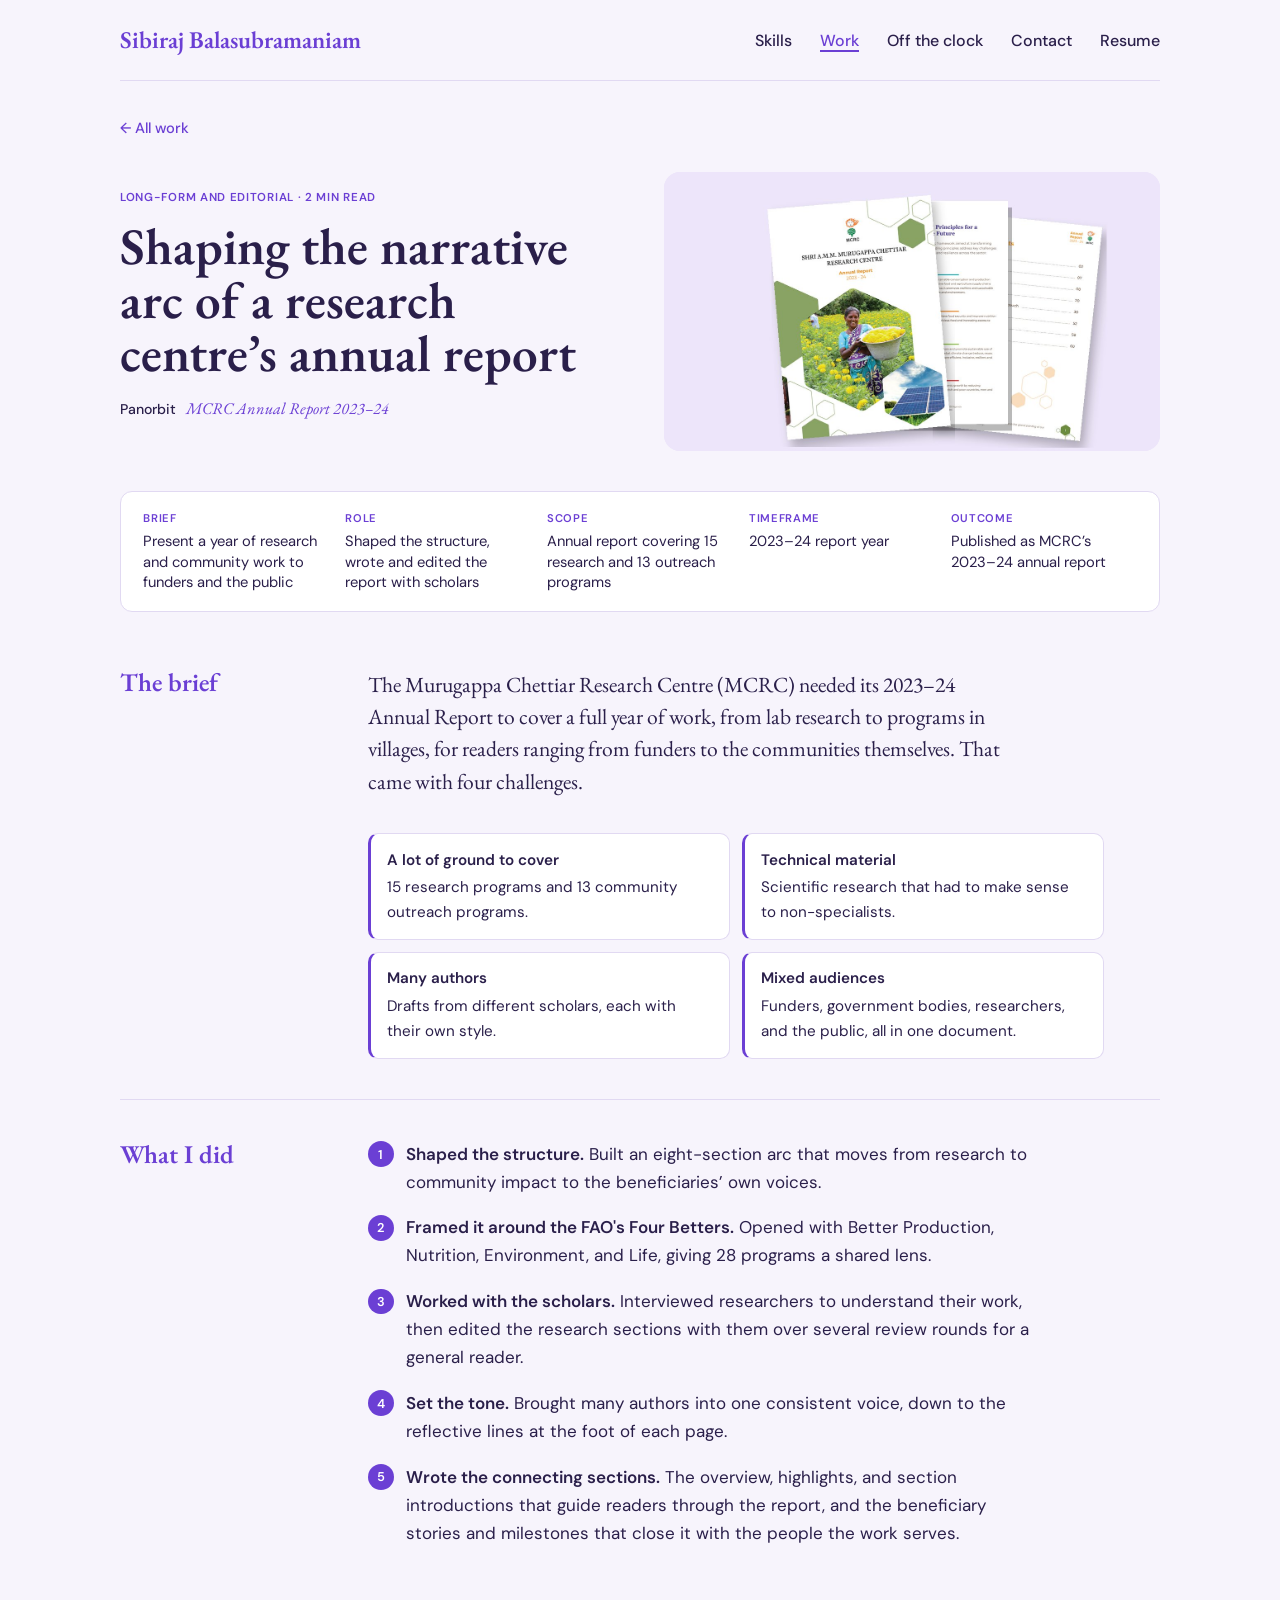
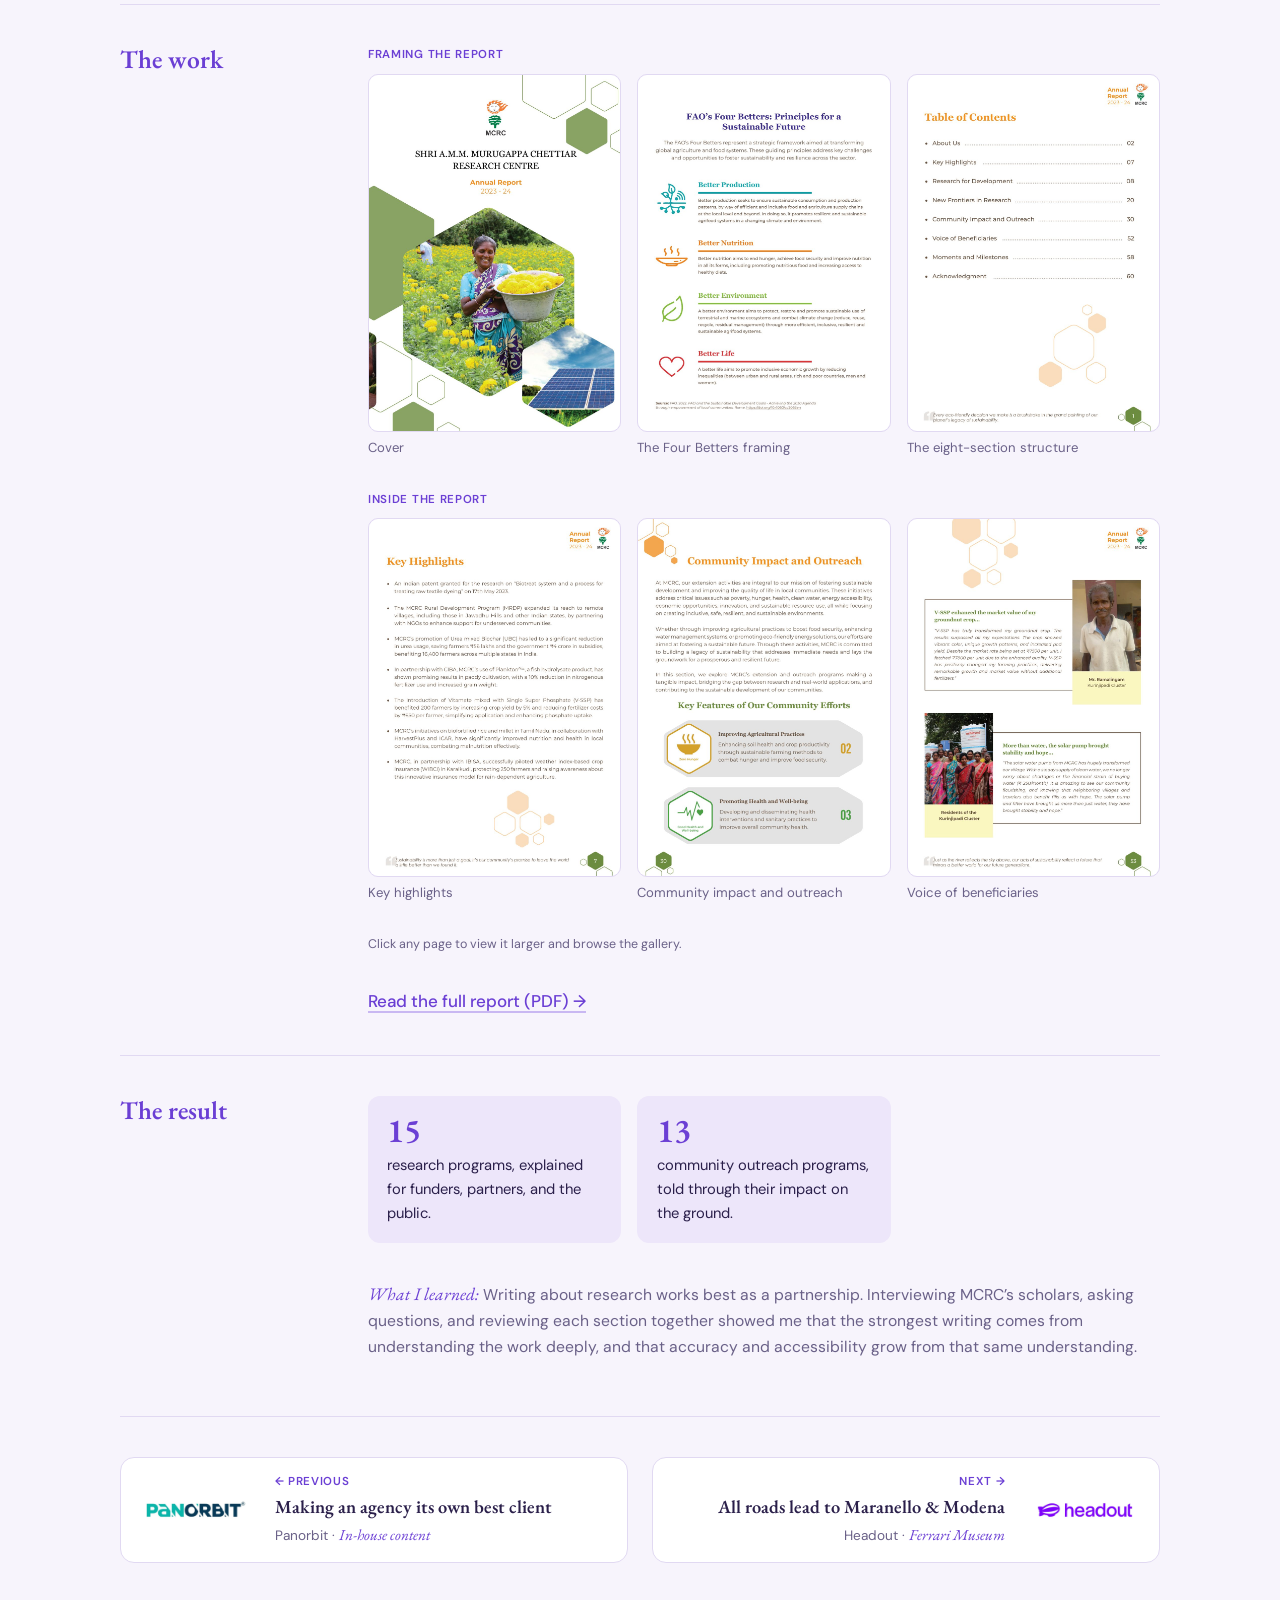
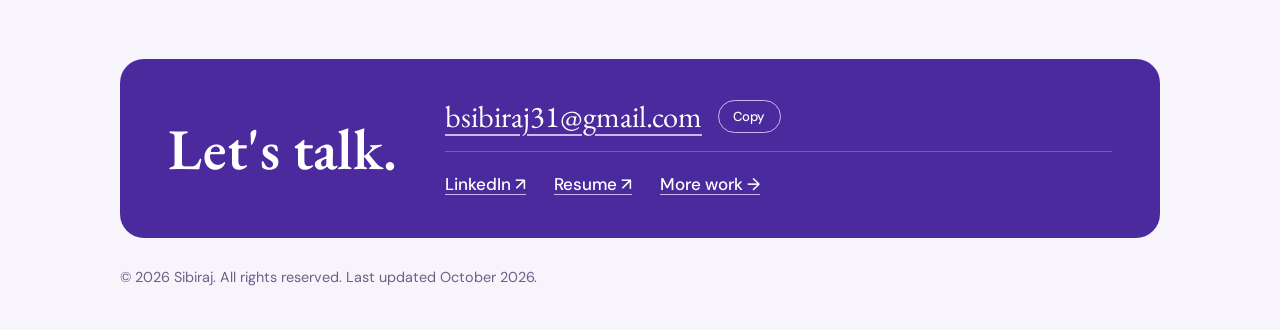
<file: work/mcrc-annual-report.html>
<!DOCTYPE html>
<html lang="en">
<head>
  <!-- Google tag (gtag.js) -->
<script async src="https://www.googletagmanager.com/gtag/js?id=G-YPW0YEHMVG"></script>
<script>
  window.dataLayer = window.dataLayer || [];
  function gtag(){dataLayer.push(arguments);}
  gtag('js', new Date());

  gtag('config', 'G-YPW0YEHMVG');
</script>
  <meta charset="UTF-8">
  <meta name="viewport" content="width=device-width, initial-scale=1">
  <title>Shaping the narrative arc of an annual report | Sibiraj</title>
  <meta name="description" content="Writing and editing a research centre's annual report with its scholars, framing 15 research and 13 outreach programs for funders and the public.">
  <link rel="preconnect" href="https://fonts.googleapis.com">
  <link rel="preconnect" href="https://fonts.gstatic.com" crossorigin>
  <link href="https://fonts.googleapis.com/css2?family=DM+Sans:ital,wght@0,400;0,500;1,400&family=EB+Garamond:ital,wght@0,500;0,600;1,500&family=Noto+Serif+Tamil:wght@500&display=swap" rel="stylesheet">
  <link rel="icon" href="../favicon.svg" type="image/svg+xml">
  <link rel="icon" href="../favicon.ico" sizes="32x32">
  <link rel="apple-touch-icon" href="../apple-touch-icon.png">
  <link rel="stylesheet" href="../style.css?v=43">
</head>
<body>

  <div class="wrap">
    <header class="site-header">
      <a class="wordmark" href="../index.html">Sibiraj Balasubramaniam</a>
      <nav class="site-nav" aria-label="Main">
        <ul>
          <li><a href="../index.html#skills">Skills</a></li>
          <li><a href="../index.html#work" aria-current="page">Work</a></li>
          <li><a href="../index.html#personal">Off the clock</a></li>
          <li><a href="#contact">Contact</a></li>
          <li><a href="../assets/resume.pdf" target="_blank" rel="noopener">Resume</a></li>
        </ul>
      </nav>
    </header>

    <main class="cs">
      <a class="cs-back" href="../index.html#work">&larr; All work</a>

      <!-- Case study header -->
      <header class="cs-hero">
        <div class="cs-hero-text">
          <p class="work-kind">Long-form and editorial &middot; 2 min read</p>
          <h1>Shaping the narrative arc of a research centre’s annual report</h1>
          <p class="work-attr"><span class="work-company">Panorbit</span> <cite class="work-project">MCRC Annual Report 2023&ndash;24</cite></p>
        </div>
        <div class="cs-cover">
          <img src="../assets/mcrc-cover.jpg" alt="Pages from the MCRC Annual Report 2023–24">
        </div>
      </header>

      <!-- At a glance -->
      <dl class="case-glance">
          <div><dt>Brief</dt><dd>Present a year of research and community work to funders and the public</dd></div>
          <div><dt>Role</dt><dd>Shaped the structure, wrote and edited the report with scholars</dd></div>
          <div><dt>Scope</dt><dd>Annual report covering 15 research and 13 outreach programs</dd></div>
          <div><dt>Timeframe</dt><dd>2023&ndash;24 report year</dd></div>
          <div><dt>Outcome</dt><dd>Published as MCRC&rsquo;s 2023&ndash;24 annual report</dd></div>
      </dl>

      <!-- The brief -->
      <section class="cs-section">
        <h2>The brief</h2>
        <p class="cs-lede">The Murugappa Chettiar Research Centre (MCRC) needed its 2023&ndash;24 Annual Report to cover a full year of work, from lab research to programs in villages, for readers ranging from funders to the communities themselves. That came with four challenges.</p>
        <ul class="cs-problems">
          <li><strong>A lot of ground to cover</strong> 15 research programs and 13 community outreach programs.</li>
          <li><strong>Technical material</strong> Scientific research that had to make sense to non-specialists.</li>
          <li><strong>Many authors</strong> Drafts from different scholars, each with their own style.</li>
          <li><strong>Mixed audiences</strong> Funders, government bodies, researchers, and the public, all in one document.</li>
        </ul>
      </section>

      <!-- What I did -->
      <section class="cs-section">
        <h2>What I did</h2>
        <ol class="case-steps">
          <li><strong>Shaped the structure.</strong> Built an eight-section arc that moves from research to community impact to the beneficiaries’ own voices.</li>
          <li><strong>Framed it around the FAO's Four Betters.</strong> Opened with Better Production, Nutrition, Environment, and Life, giving 28 programs a shared lens.</li>
          <li><strong>Worked with the scholars.</strong> Interviewed researchers to understand their work, then edited the research sections with them over several review rounds for a general reader.</li>
          <li><strong>Set the tone.</strong> Brought many authors into one consistent voice, down to the reflective lines at the foot of each page.</li>
          <li><strong>Wrote the connecting sections.</strong> The overview, highlights, and section introductions that guide readers through the report, and the beneficiary stories and milestones that close it with the people the work serves.</li>
        </ol>
      </section>

      <!-- The work -->
      <section class="cs-section">
        <h2>The work</h2>
        <div class="gallery">
          <p class="gallery-label">Framing the report</p>
          <div class="gallery-set gallery-set--pages">
            <figure class="gallery-item">
              <a href="../assets/mcrc-page-cover.jpg" class="gallery-frame">
                <img src="../assets/mcrc-page-cover.jpg" alt="Cover of the MCRC Annual Report 2023–24" loading="lazy" onerror="this.style.visibility='hidden'">
              </a>
              <figcaption>Cover</figcaption>
            </figure>
            <figure class="gallery-item">
              <a href="../assets/mcrc-page-framework.jpg" class="gallery-frame">
                <img src="../assets/mcrc-page-framework.jpg" alt="The FAO Four Betters framework page" loading="lazy" onerror="this.style.visibility='hidden'">
              </a>
              <figcaption>The Four Betters framing</figcaption>
            </figure>
            <figure class="gallery-item">
              <a href="../assets/mcrc-page-contents.jpg" class="gallery-frame">
                <img src="../assets/mcrc-page-contents.jpg" alt="Table of contents" loading="lazy" onerror="this.style.visibility='hidden'">
              </a>
              <figcaption>The eight-section structure</figcaption>
            </figure>
          </div>

          <p class="gallery-label">Inside the report</p>
          <div class="gallery-set gallery-set--pages">
            <figure class="gallery-item">
              <a href="../assets/mcrc-page-highlights.jpg" class="gallery-frame">
                <img src="../assets/mcrc-page-highlights.jpg" alt="Key Highlights page" loading="lazy" onerror="this.style.visibility='hidden'">
              </a>
              <figcaption>Key highlights</figcaption>
            </figure>
            <figure class="gallery-item">
              <a href="../assets/mcrc-page-community.jpg" class="gallery-frame">
                <img src="../assets/mcrc-page-community.jpg" alt="Community Impact and Outreach section opener" loading="lazy" onerror="this.style.visibility='hidden'">
              </a>
              <figcaption>Community impact and outreach</figcaption>
            </figure>
            <figure class="gallery-item">
              <a href="../assets/mcrc-page-voices.jpg" class="gallery-frame">
                <img src="../assets/mcrc-page-voices.jpg" alt="Voice of Beneficiaries page" loading="lazy" onerror="this.style.visibility='hidden'">
              </a>
              <figcaption>Voice of beneficiaries</figcaption>
            </figure>
          </div>

          <p class="gallery-hint">Click any page to view it larger and browse the gallery.</p>
        </div>
        <p class="cs-link"><a href="https://amm-mcrc.org/pdf/AnnualReports/AR2023_24.pdf" target="_blank" rel="noopener">Read the full report (PDF) &rarr;</a></p>
      </section>

      <!-- Results -->
      <section class="cs-section">
        <h2>The result</h2>
        <ul class="cs-results">
          <li><span class="cs-result-num">15</span><span>research programs, explained for funders, partners, and the public.</span></li>
          <li><span class="cs-result-num">13</span><span>community outreach programs, told through their impact on the ground.</span></li>
        </ul>
        <p class="case-learned"><em>What I learned:</em> Writing about research works best as a partnership. Interviewing MCRC’s scholars, asking questions, and reviewing each section together showed me that the strongest writing comes from understanding the work deeply, and that accuracy and accessibility grow from that same understanding.</p>
      </section>

      <!-- Previous / next -->
      <nav class="cs-pager" aria-label="More case studies">
        <a href="panorbit-in-house.html" class="cs-pager-link"><img class="cs-pager-thumb" src="../assets/panorbit-cover.jpg" alt=""><span class="cs-pager-text"><span class="cs-pager-dir">&larr; Previous</span><span class="cs-pager-title">Making an agency its own best client</span><span class="cs-pager-attr">Panorbit &middot; <cite>In-house content</cite></span></span></a>
        <a href="headout.html" class="cs-pager-link cs-pager-next"><img class="cs-pager-thumb" src="../assets/headout-cover.jpg" alt=""><span class="cs-pager-text"><span class="cs-pager-dir">Next &rarr;</span><span class="cs-pager-title">All roads lead to Maranello & Modena</span><span class="cs-pager-attr">Headout &middot; <cite>Ferrari Museum</cite></span></span></a>
      </nav>
    </main>

    <!-- Contact -->
    <footer class="site-footer" id="contact">
      <div class="contact-card contact-card--compact">
        <h2>Let's talk.</h2>
        <div class="contact-email-row">
          <a class="contact-email" href="mailto:bsibiraj31@gmail.com">bsibiraj31@gmail.com</a>
          <button type="button" class="contact-copy" data-copy="bsibiraj31@gmail.com">Copy</button>
        </div>
        <p class="contact-links">
          <a href="https://www.linkedin.com/in/sibiraj-balasubramaniam" target="_blank" rel="noopener">LinkedIn <span aria-hidden="true">&nearr;</span></a>
          <a href="../assets/resume.pdf" target="_blank" rel="noopener">Resume <span aria-hidden="true">&nearr;</span></a>
          <a href="../index.html#more-work">More work <span aria-hidden="true">&rarr;</span></a>
        </p>
      </div>
      <p class="fineprint">&copy; 2026 Sibiraj. All rights reserved. Last updated October 2026.</p>
    </footer>
  </div>

    <script>
    // Contact: copy email to clipboard
    document.querySelectorAll('.contact-copy').forEach(function (btn) {
      btn.addEventListener('click', function () {
        var text = btn.getAttribute('data-copy');
        var done = function () { btn.textContent = 'Copied'; setTimeout(function () { btn.textContent = 'Copy'; }, 2000); };
        if (navigator.clipboard) { navigator.clipboard.writeText(text).then(done, function () { window.prompt('Copy this email:', text); }); }
        else { window.prompt('Copy this email:', text); }
      });
    });
  </script>
  
  <script src="../gallery.js"></script>
  
</body>
</html>
</file>
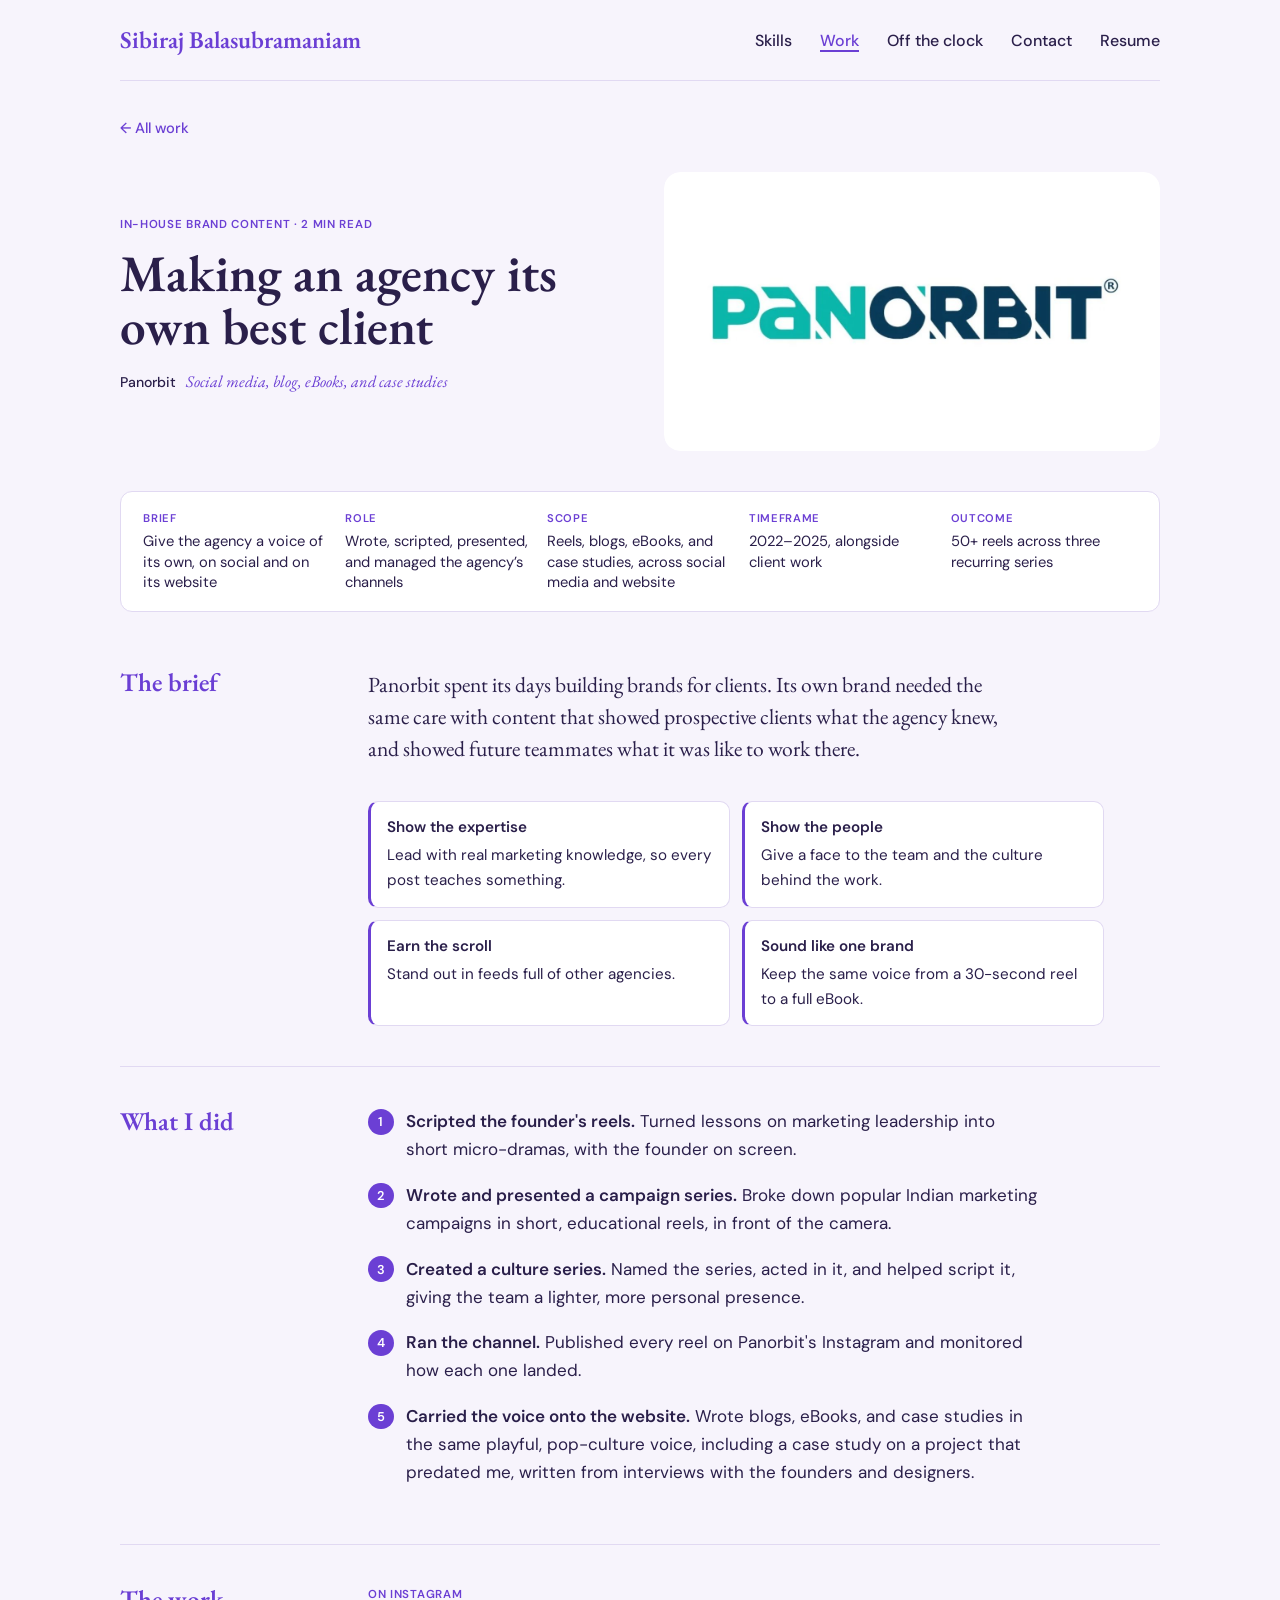
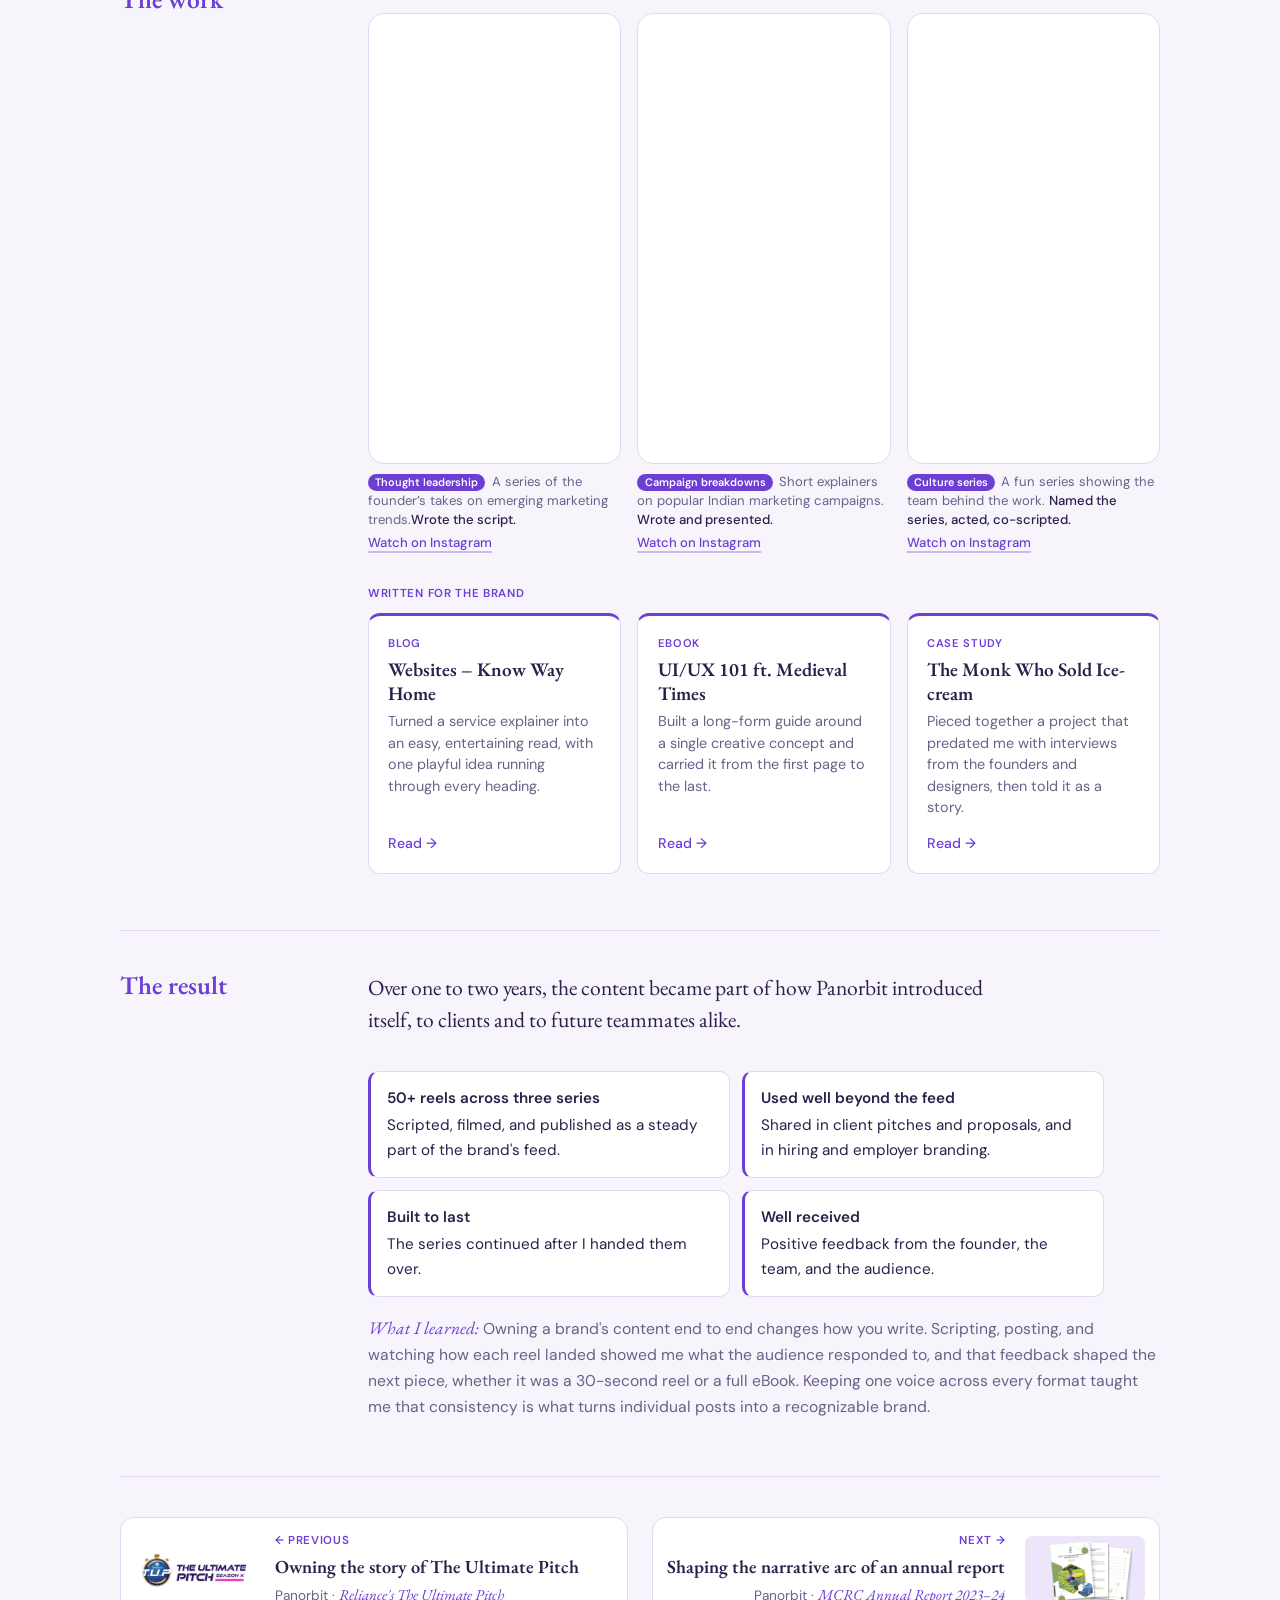
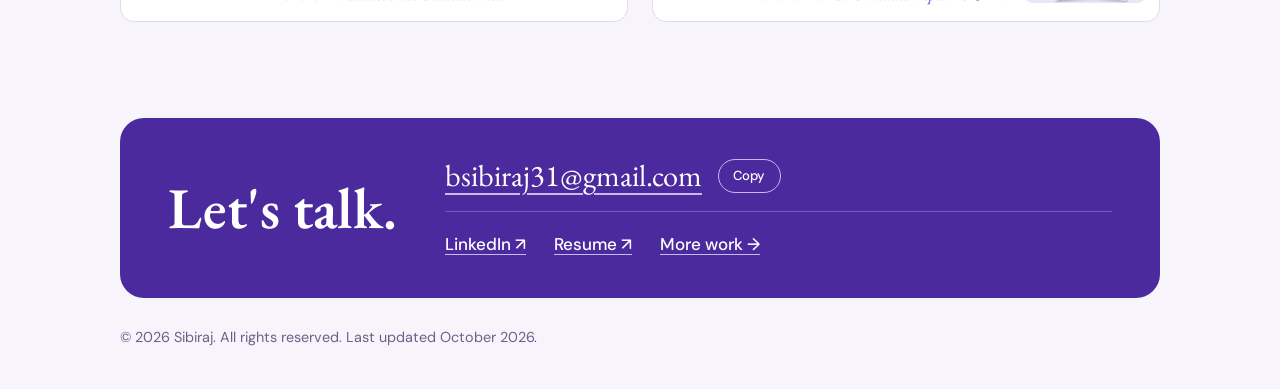
<file: work/panorbit-in-house.html>
<!DOCTYPE html>
<html lang="en">
<head>

  <!-- Google tag (gtag.js) -->
<script async src="https://www.googletagmanager.com/gtag/js?id=G-YPW0YEHMVG"></script>
<script>
  window.dataLayer = window.dataLayer || [];
  function gtag(){dataLayer.push(arguments);}
  gtag('js', new Date());

  gtag('config', 'G-YPW0YEHMVG');
</script>
  <meta charset="UTF-8">
  <meta name="viewport" content="width=device-width, initial-scale=1">
  <title>Making an agency its own best client | Sibiraj</title>
  <meta name="description" content="Scripting and presenting Panorbit's reels and writing its blogs, eBooks, and case studies, across 50+ reels in three recurring series.">
  <link rel="preconnect" href="https://fonts.googleapis.com">
  <link rel="preconnect" href="https://fonts.gstatic.com" crossorigin>
  <link href="https://fonts.googleapis.com/css2?family=DM+Sans:ital,wght@0,400;0,500;1,400&family=EB+Garamond:ital,wght@0,500;0,600;1,500&family=Noto+Serif+Tamil:wght@500&display=swap" rel="stylesheet">
      <link rel="icon" href="../favicon.svg" type="image/svg+xml">
    <link rel="icon" href="../favicon.ico" sizes="32x32">
   <link rel="apple-touch-icon" href="../apple-touch-icon.png">
  <link rel="stylesheet" href="../style.css?v=43">
</head>
<body>

  <div class="wrap">
    <header class="site-header">
      <a class="wordmark" href="../index.html">Sibiraj Balasubramaniam</a>
      <nav class="site-nav" aria-label="Main">
        <ul>
          <li><a href="../index.html#skills">Skills</a></li>
          <li><a href="../index.html#work" aria-current="page">Work</a></li>
          <li><a href="../index.html#personal">Off the clock</a></li>
          <li><a href="#contact">Contact</a></li>
          <li><a href="../assets/resume.pdf" target="_blank" rel="noopener">Resume</a></li>
        </ul>
      </nav>
    </header>

    <main class="cs">
      <a class="cs-back" href="../index.html#work">&larr; All work</a>

      <!-- Case study header -->
      <header class="cs-hero">
        <div class="cs-hero-text">
          <p class="work-kind">In-house brand content &middot; 2 min read</p>
          <h1>Making an agency its own best client</h1>
          <p class="work-attr"><span class="work-company">Panorbit</span> <cite class="work-project">Social media, blog, eBooks, and case studies</cite></p>
        </div>
        <div class="cs-cover">
          <img src="../assets/panorbit-cover.jpg" alt="Panorbit's in-house reels and content" onerror="this.style.visibility='hidden'">
        </div>
      </header>

      <!-- At a glance -->
      <dl class="case-glance">
          <div><dt>Brief</dt><dd>Give the agency a voice of its own, on social and on its website</dd></div>
          <div><dt>Role</dt><dd>Wrote, scripted, presented, and managed the agency&rsquo;s channels</dd></div>
          <div><dt>Scope</dt><dd>Reels, blogs, eBooks, and case studies, across social media and website</dd></div>
          <div><dt>Timeframe</dt><dd>2022&ndash;2025, alongside client work</dd></div>
          <div><dt>Outcome</dt><dd>50+ reels across three recurring series</dd></div>
      </dl>

      <!-- The brief -->
      <section class="cs-section">
        <h2>The brief</h2>
        <p class="cs-lede">Panorbit spent its days building brands for clients. Its own brand needed the same care  with content that showed prospective clients what the agency knew, and showed future teammates what it was like to work there.</p>
        <ul class="cs-problems">
          <li><strong>Show the expertise</strong> Lead with real marketing knowledge, so every post teaches something.</li>
          <li><strong>Show the people</strong> Give a face to the team and the culture behind the work.</li>
          <li><strong>Earn the scroll</strong> Stand out in feeds full of other agencies.</li>
          <li><strong>Sound like one brand</strong> Keep the same voice from a 30-second reel to a full eBook.</li>
        </ul>
      </section>

      <!-- What I did -->
      <section class="cs-section">
        <h2>What I did</h2>
        <ol class="case-steps">
          <li><strong>Scripted the founder's reels.</strong> Turned lessons on marketing leadership into short micro-dramas, with the founder on screen.</li>
          <li><strong>Wrote and presented a campaign series.</strong> Broke down popular Indian marketing campaigns in short, educational reels, in front of the camera.</li>
          <li><strong>Created a culture series.</strong> Named the series, acted in it, and helped script it, giving the team a lighter, more personal presence.</li>
          <li><strong>Ran the channel.</strong> Published every reel on Panorbit's Instagram and monitored how each one landed.</li>
          <li><strong>Carried the voice onto the website.</strong> Wrote blogs, eBooks, and case studies in the same playful, pop-culture voice, including a case study on a project that predated me, written from interviews with the founders and designers.</li>
        </ol>
      </section>

      <!-- The work -->
      <section class="cs-section">
        <h2>The work</h2>
        <div class="gallery">
          <p class="gallery-label">On Instagram</p>
          <div class="reel-set">
            <figure class="reel-item">
              <div class="reel-frame">
                <iframe src="https://www.instagram.com/p/DI-qj_vR16m/embed" title="Thought leadership reel on Panorbit's Instagram" loading="lazy" scrolling="no" allowtransparency="true"></iframe>
              </div>
              <figcaption><span class="gallery-tag">Thought leadership</span>A series of the founder’s takes on emerging marketing trends.<em>Wrote the script.</em> <a href="https://www.instagram.com/p/DI-qj_vR16m/" target="_blank" rel="noopener">Watch on Instagram</a></figcaption>
            </figure>
            <figure class="reel-item">
              <div class="reel-frame">
                <iframe src="https://www.instagram.com/p/DDEq8NJhhd0/embed" title="Campaign breakdowns reel on Panorbit's Instagram" loading="lazy" scrolling="no" allowtransparency="true"></iframe>
              </div>
              <figcaption><span class="gallery-tag">Campaign breakdowns</span>Short explainers on popular Indian marketing campaigns. <em>Wrote and presented.</em> <a href="https://www.instagram.com/p/DDEq8NJhhd0/" target="_blank" rel="noopener">Watch on Instagram</a></figcaption>
            </figure>
            <figure class="reel-item">
              <div class="reel-frame">
                <iframe src="https://www.instagram.com/p/DBgDBM_PzA5/embed" title="Culture series reel on Panorbit's Instagram" loading="lazy" scrolling="no" allowtransparency="true"></iframe>
              </div>
              <figcaption><span class="gallery-tag">Culture series</span>A fun series showing the team behind the work. <em>Named the series, acted, co-scripted.</em> <a href="https://www.instagram.com/p/DBgDBM_PzA5/" target="_blank" rel="noopener">Watch on Instagram</a></figcaption>
            </figure>
          </div>

          <p class="gallery-label">Written for the brand</p>
          <div class="written-set">
          <a class="written-card" href="https://panorbit.in/websites-know-way-home/" target="_blank" rel="noopener">
            <span class="written-type">Blog</span>
            <span class="written-title">Websites &ndash; Know Way Home</span>
            <span class="written-desc">Turned a service explainer into an easy, entertaining read, with one playful idea running through every heading.</span>
            <span class="written-link">Read &rarr;</span>
          </a>
          <a class="written-card" href="https://panorbit.in/ui-ux-101-ft-medieval-times/" target="_blank" rel="noopener">
            <span class="written-type">eBook</span>
            <span class="written-title">UI/UX 101 ft. Medieval Times</span>
            <span class="written-desc">Built a long-form guide around a single creative concept and carried it from the first page to the last.</span>
            <span class="written-link">Read &rarr;</span>
          </a>
          <a class="written-card" href="https://panorbit.in/portfolio/the-monk-who-sold-ice-cream/" target="_blank" rel="noopener">
            <span class="written-type">Case study</span>
            <span class="written-title">The Monk Who Sold Ice-cream</span>
            <span class="written-desc">Pieced together a project that predated me with interviews from the founders and designers, then told it as a story.</span>
            <span class="written-link">Read &rarr;</span>
          </a>
          </div>
        </div>
      </section>

      <!-- Results -->
      <section class="cs-section">
        <h2>The result</h2>
        <p class="cs-lede">Over one to two years, the content became part of how Panorbit introduced itself, to clients and to future teammates alike.</p>
        <ul class="cs-problems">
          <li><strong>50+ reels across three series</strong> Scripted, filmed, and published as a steady part of the brand's feed.</li>
          <li><strong>Used well beyond the feed</strong> Shared in client pitches and proposals, and in hiring and employer branding.</li>
          <li><strong>Built to last</strong> The series continued after I handed them over.</li>
          <li><strong>Well received</strong> Positive feedback from the founder, the team, and the audience.</li>
        </ul>
        <p class="case-learned"><em>What I learned:</em> Owning a brand's content end to end changes how you write. Scripting, posting, and watching how each reel landed showed me what the audience responded to, and that feedback shaped the next piece, whether it was a 30-second reel or a full eBook. Keeping one voice across every format taught me that consistency is what turns individual posts into a recognizable brand.</p>
      </section>

      <!-- Previous / next -->
            <nav class="cs-pager" aria-label="More case studies">
        <a href="the-ultimate-pitch.html" class="cs-pager-link"><img class="cs-pager-thumb" src="../assets/pitch-cover.jpg" alt=""><span class="cs-pager-text"><span class="cs-pager-dir">&larr; Previous</span><span class="cs-pager-title">Owning the story of The Ultimate Pitch</span><span class="cs-pager-attr">Panorbit &middot; <cite>Reliance's The Ultimate Pitch</cite></span></span></a>
        <a href="mcrc-annual-report.html" class="cs-pager-link cs-pager-next"><img class="cs-pager-thumb" src="../assets/mcrc-cover.jpg" alt=""><span class="cs-pager-text"><span class="cs-pager-dir">Next &rarr;</span><span class="cs-pager-title">Shaping the narrative arc of an annual report</span><span class="cs-pager-attr">Panorbit &middot; <cite>MCRC Annual Report 2023&ndash;24</cite></span></span></a>
      </nav>
    </main>

    <!-- Contact -->
    <footer class="site-footer" id="contact">
      <div class="contact-card contact-card--compact">
        <h2>Let's talk.</h2>
        <div class="contact-email-row">
          <a class="contact-email" href="mailto:bsibiraj31@gmail.com">bsibiraj31@gmail.com</a>
          <button type="button" class="contact-copy" data-copy="bsibiraj31@gmail.com">Copy</button>
        </div>
        <p class="contact-links">
          <a href="https://www.linkedin.com/in/sibiraj-balasubramaniam" target="_blank" rel="noopener">LinkedIn <span aria-hidden="true">&nearr;</span></a>
          <a href="../assets/resume.pdf" target="_blank" rel="noopener">Resume <span aria-hidden="true">&nearr;</span></a>
          <a href="../index.html#more-work">More work <span aria-hidden="true">&rarr;</span></a>
        </p>
      </div>
      <p class="fineprint">&copy; 2026 Sibiraj. All rights reserved. Last updated October 2026.</p>
    </footer>
  </div>

    <script>
    // Contact: copy email to clipboard
    document.querySelectorAll('.contact-copy').forEach(function (btn) {
      btn.addEventListener('click', function () {
        var text = btn.getAttribute('data-copy');
        var done = function () { btn.textContent = 'Copied'; setTimeout(function () { btn.textContent = 'Copy'; }, 2000); };
        if (navigator.clipboard) { navigator.clipboard.writeText(text).then(done, function () { window.prompt('Copy this email:', text); }); }
        else { window.prompt('Copy this email:', text); }
      });
    });
  </script>
  
  <script src="../gallery.js"></script>
  
</body>
</html>
</file>
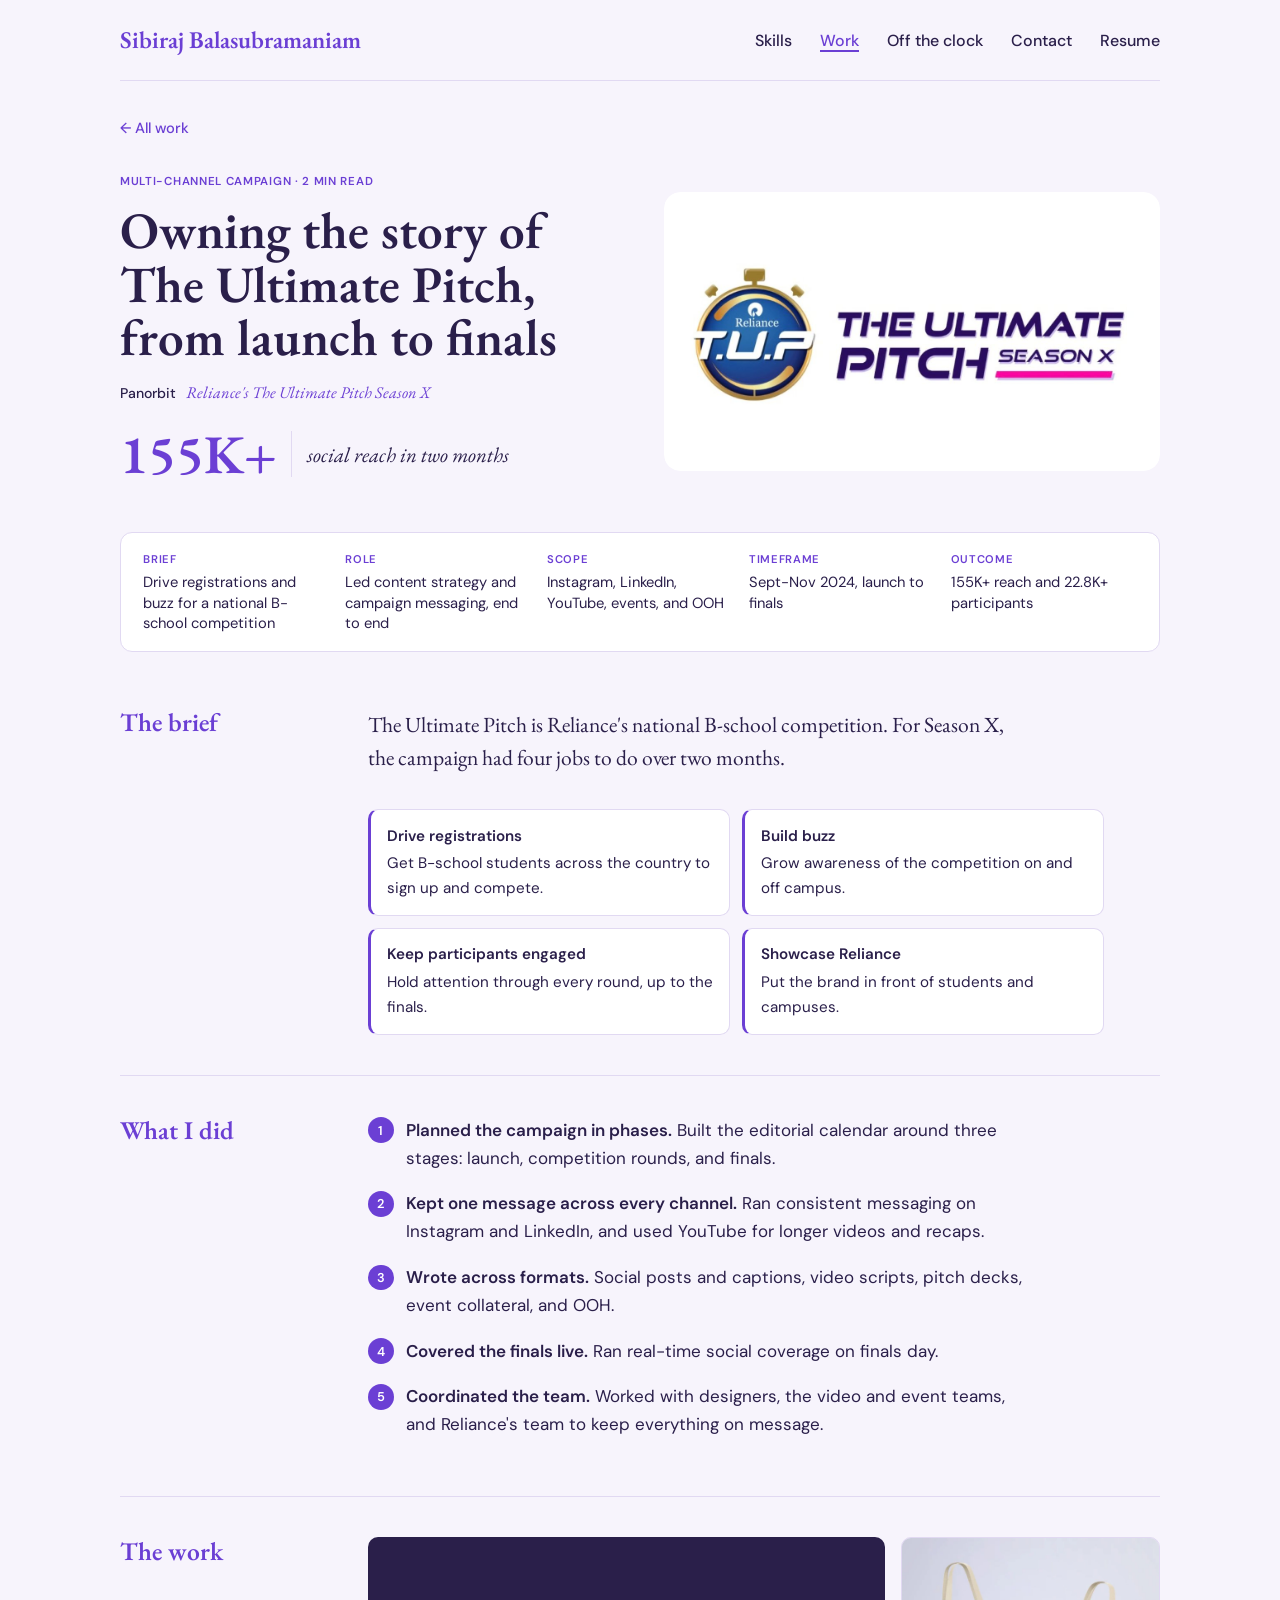
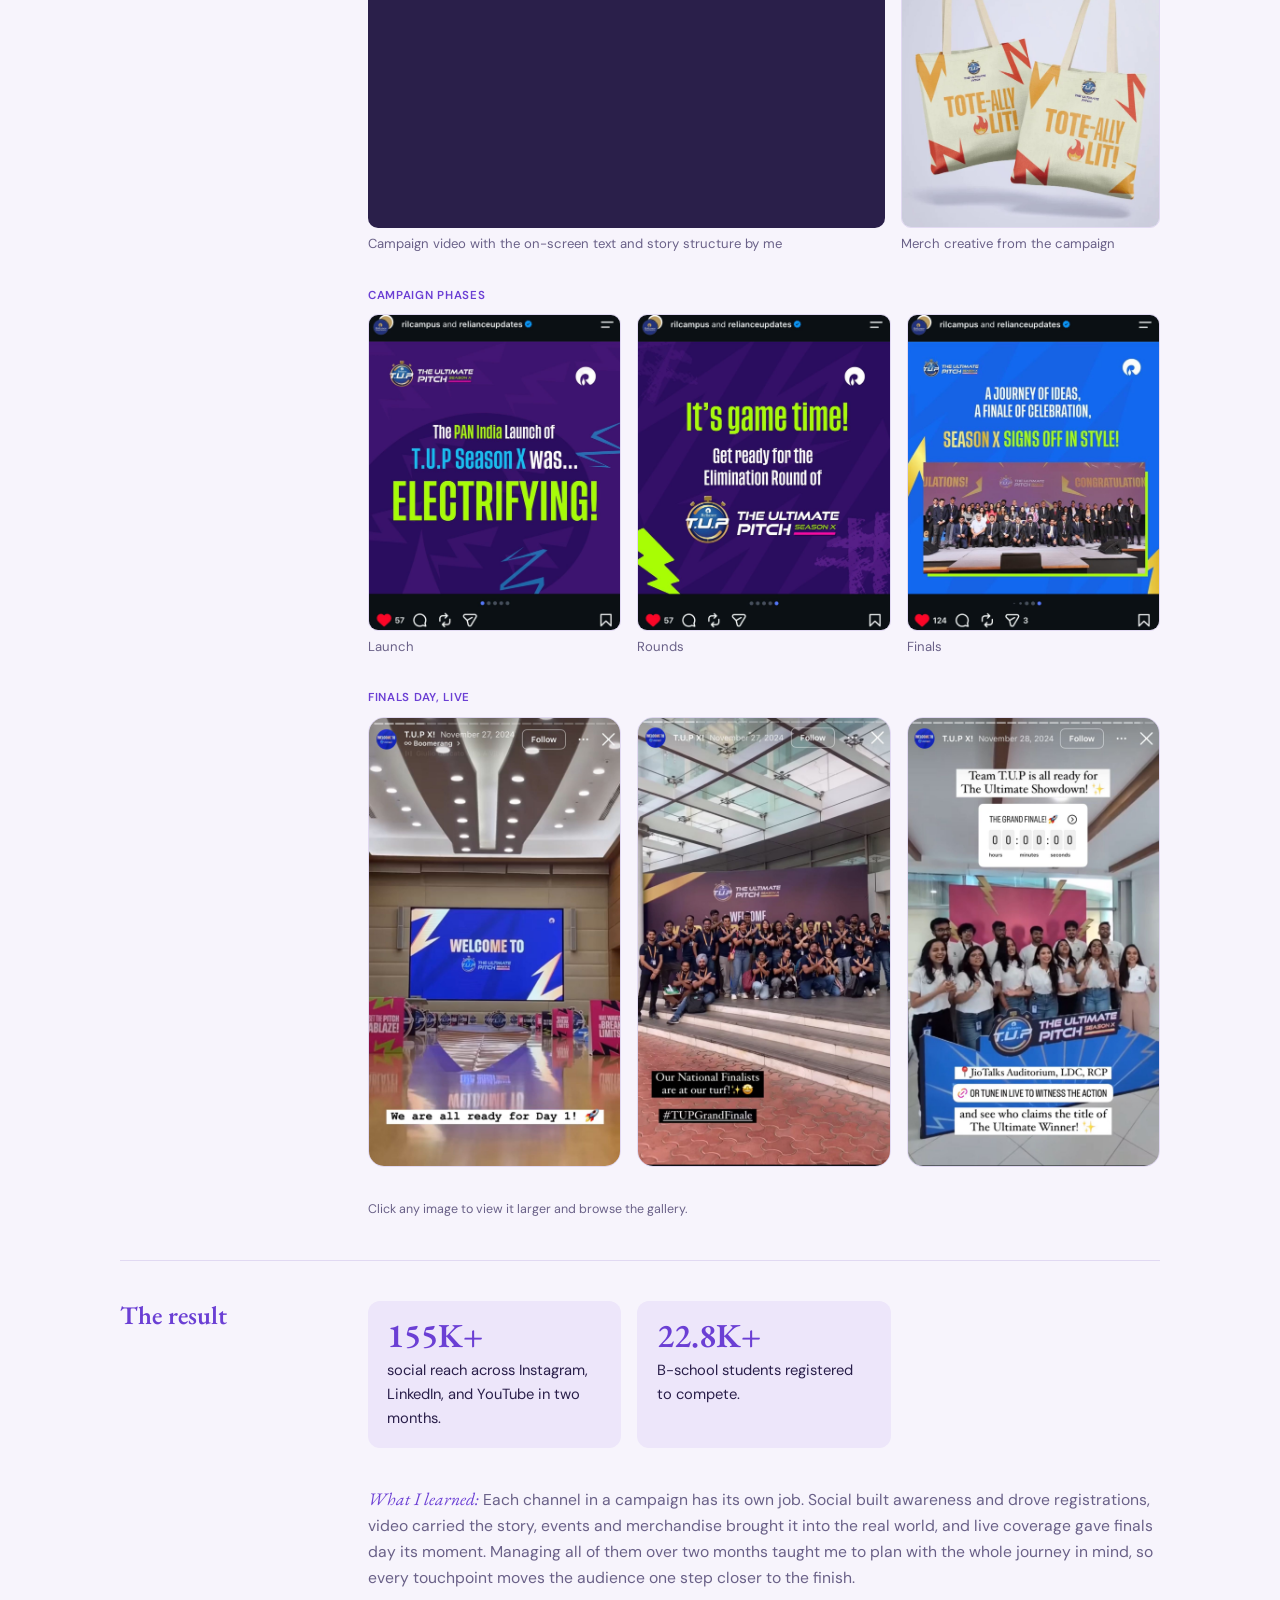
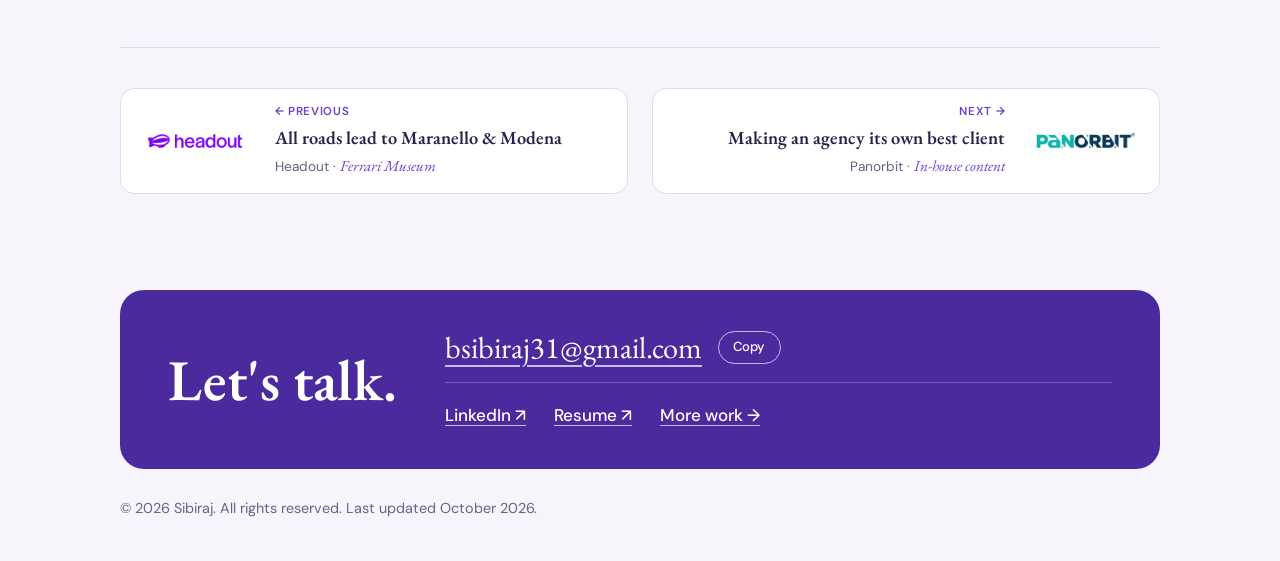
<file: work/the-ultimate-pitch.html>
<!DOCTYPE html>
<html lang="en">
<head>
  <!-- Google tag (gtag.js) -->
<script async src="https://www.googletagmanager.com/gtag/js?id=G-YPW0YEHMVG"></script>
<script>
  window.dataLayer = window.dataLayer || [];
  function gtag(){dataLayer.push(arguments);}
  gtag('js', new Date());

  gtag('config', 'G-YPW0YEHMVG');
</script>
  <meta charset="UTF-8">
  <meta name="viewport" content="width=device-width, initial-scale=1">
  <title>Owning the story of The Ultimate Pitch Season X | Sibiraj</title>
  <meta name="description" content="Leading content strategy for Reliance's The Ultimate Pitch across Instagram, LinkedIn, YouTube, events, and OOH, reaching 155K+ people in two months.">
  <link rel="preconnect" href="https://fonts.googleapis.com">
  <link rel="preconnect" href="https://fonts.gstatic.com" crossorigin>
  <link href="https://fonts.googleapis.com/css2?family=DM+Sans:ital,wght@0,400;0,500;1,400&family=EB+Garamond:ital,wght@0,500;0,600;1,500&family=Noto+Serif+Tamil:wght@500&display=swap" rel="stylesheet">
  <link rel="icon" href="../favicon.svg" type="image/svg+xml">
  <link rel="icon" href="../favicon.ico" sizes="32x32">
  <link rel="apple-touch-icon" href="../apple-touch-icon.png">
  <link rel="stylesheet" href="../style.css?v=43">
</head>
<body>

  <div class="wrap">
    <header class="site-header">
      <a class="wordmark" href="../index.html">Sibiraj Balasubramaniam</a>
      <nav class="site-nav" aria-label="Main">
        <ul>
          <li><a href="../index.html#skills">Skills</a></li>
          <li><a href="../index.html#work" aria-current="page">Work</a></li>
          <li><a href="../index.html#personal">Off the clock</a></li>
          <li><a href="#contact">Contact</a></li>
          <li><a href="../assets/resume.pdf" target="_blank" rel="noopener">Resume</a></li>
        </ul>
      </nav>
    </header>

    <main class="cs">
      <a class="cs-back" href="../index.html#work">&larr; All work</a>

      <!-- Case study header -->
      <header class="cs-hero">
        <div class="cs-hero-text">
          <p class="work-kind">Multi-channel campaign &middot; 2 min read</p>
          <h1>Owning the story of The Ultimate Pitch, from launch to finals</h1>
          <p class="work-attr"><span class="work-company">Panorbit</span> <cite class="work-project">Reliance's The Ultimate Pitch Season X</cite></p>
          <div class="work-stat cs-stat"><span class="work-num">155K+</span><span class="work-label">social reach in two months</span></div>
        </div>
        <div class="cs-cover">
          <img src="../assets/pitch-cover.jpg" alt="" onerror="this.style.visibility='hidden'">
        </div>
      </header>

      <!-- At a glance -->
      <dl class="case-glance">
          <div><dt>Brief</dt><dd>Drive registrations and buzz for a national B-school competition</dd></div>
          <div><dt>Role</dt><dd>Led content strategy and campaign messaging, end to end</dd></div>
          <div><dt>Scope</dt><dd>Instagram, LinkedIn, YouTube, events, and OOH</dd></div>
          <div><dt>Timeframe</dt><dd>Sept-Nov 2024, launch to finals</dd></div>
          <div><dt>Outcome</dt><dd>155K+ reach and 22.8K+ participants</dd></div>
      </dl>

      <!-- The brief -->
      <section class="cs-section">
        <h2>The brief</h2>
        <p class="cs-lede">The Ultimate Pitch is Reliance's national B-school competition. For Season X, the campaign had four jobs to do over two months.</p>
        <ul class="cs-problems">
          <li><strong>Drive registrations</strong> Get B-school students across the country to sign up and compete.</li>
          <li><strong>Build buzz</strong> Grow awareness of the competition on and off campus.</li>
          <li><strong>Keep participants engaged</strong> Hold attention through every round, up to the finals.</li>
          <li><strong>Showcase Reliance</strong> Put the brand in front of students and campuses.</li>
        </ul>
      </section>

      <!-- What I did -->
      <section class="cs-section">
        <h2>What I did</h2>
        <ol class="case-steps">
          <li><strong>Planned the campaign in phases.</strong> Built the editorial calendar around three stages: launch, competition rounds, and finals.</li>
          <li><strong>Kept one message across every channel.</strong> Ran consistent messaging on Instagram and LinkedIn, and used YouTube for longer videos and recaps.</li>
          <li><strong>Wrote across formats.</strong> Social posts and captions, video scripts, pitch decks, event collateral, and OOH.</li>
          <li><strong>Covered the finals live.</strong> Ran real-time social coverage on finals day.</li>
          <li><strong>Coordinated the team.</strong> Worked with designers, the video and event teams, and Reliance's team to keep everything on message.</li>
        </ol>
      </section>

      <!-- The work -->
      <section class="cs-section">
        <h2>The work</h2>
        <div class="gallery">
 
          <!-- Video and OOH -->
          <div class="gallery-top gallery-top--video">
            <figure class="video-item">
              <div class="video-frame">
                <iframe src="https://www.youtube-nocookie.com/embed/_nA2uukQ23o" title="The Ultimate Pitch Season X campaign video" loading="lazy" allow="accelerometer; encrypted-media; gyroscope; picture-in-picture; fullscreen" allowfullscreen></iframe>
              </div>
              <figcaption>Campaign video with the on-screen text and story structure by me</figcaption>
            </figure>
              <figure class="gallery-item gallery-fill">
              <a href="../assets/pitch-merch.jpg" class="gallery-frame">
                <img src="../assets/pitch-merch.jpg" alt="Out-of-home creative from the campaign" loading="lazy" onerror="this.style.visibility='hidden'">
              </a>
              <figcaption>Merch creative from the campaign</figcaption>
            </figure>
          </div>
 
          <!-- Campaign phases -->
          <p class="gallery-label">Campaign phases</p>
          <div class="gallery-set gallery-set--posts">
            <figure class="gallery-item">
              <a href="../assets/pitch-launch.jpg" class="gallery-frame">
                <img src="../assets/pitch-launch.jpg" alt="Launch post from the campaign" loading="lazy" onerror="this.style.visibility='hidden'">
              </a>
              <figcaption>Launch</figcaption>
            </figure>
            <figure class="gallery-item">
              <a href="../assets/pitch-rounds.jpg" class="gallery-frame">
                <img src="../assets/pitch-rounds.jpg" alt="Rounds post from the campaign" loading="lazy" onerror="this.style.visibility='hidden'">
              </a>
              <figcaption>Rounds</figcaption>
            </figure>
            <figure class="gallery-item">
              <a href="../assets/pitch-finals.jpg" class="gallery-frame">
                <img src="../assets/pitch-finals.jpg" alt="Finals post from the campaign" loading="lazy" onerror="this.style.visibility='hidden'">
              </a>
              <figcaption>Finals</figcaption>
            </figure>
          </div>
 
          <!-- Finals day -->
          <p class="gallery-label">Finals day, live</p>
          <div class="gallery-set gallery-set--stories">
            <figure class="gallery-item">
              <a href="../assets/pitch-live-1.jpg" class="gallery-frame">
                <img src="../assets/pitch-live-1.jpg" alt="Finals day story, early" loading="lazy" onerror="this.style.visibility='hidden'">
              </a>
            </figure>
            <figure class="gallery-item">
              <a href="../assets/pitch-live-2.jpg" class="gallery-frame">
                <img src="../assets/pitch-live-2.jpg" alt="Finals day story, mid-event" loading="lazy" onerror="this.style.visibility='hidden'">
              </a>
            </figure>
            <figure class="gallery-item">
              <a href="../assets/pitch-live-3.jpg" class="gallery-frame">
                <img src="../assets/pitch-live-3.jpg" alt="Finals day story, result" loading="lazy" onerror="this.style.visibility='hidden'">
              </a>
            </figure>
          </div>
 
          <p class="gallery-hint">Click any image to view it larger and browse the gallery.</p>
        </div>
      </section>
      
      <!-- Results -->
      <section class="cs-section">
        <h2>The result</h2>
        <ul class="cs-results">
          <li><span class="cs-result-num">155K+</span><span>social reach across Instagram, LinkedIn, and YouTube in two months.</span></li>
          <li><span class="cs-result-num">22.8K+</span><span>B-school students registered to compete.</span></li>
        </ul>
        <p class="case-learned"><em>What I learned:</em> Each channel in a campaign has its own job. Social built awareness and drove registrations, video carried the story, events and merchandise brought it into the real world, and live coverage gave finals day its moment. Managing all of them over two months taught me to plan with the whole journey in mind, so every touchpoint moves the audience one step closer to the finish.</p>
      </section>

      <!-- Previous / next -->
      <nav class="cs-pager" aria-label="More case studies">
        <a href="headout.html" class="cs-pager-link"><img class="cs-pager-thumb" src="../assets/headout-cover.jpg" alt=""><span class="cs-pager-text"><span class="cs-pager-dir">&larr; Previous</span><span class="cs-pager-title">All roads lead to Maranello & Modena</span><span class="cs-pager-attr">Headout &middot; <cite>Ferrari Museum</cite></span></span></a>
        <a href="panorbit-in-house.html" class="cs-pager-link cs-pager-next"><img class="cs-pager-thumb" src="../assets/panorbit-cover.jpg" alt=""><span class="cs-pager-text"><span class="cs-pager-dir">Next &rarr;</span><span class="cs-pager-title">Making an agency its own best client</span><span class="cs-pager-attr">Panorbit &middot; <cite>In-house content</cite></span></span></a>
      </nav>
    </main>

    <!-- Contact -->
    <footer class="site-footer" id="contact">
      <div class="contact-card contact-card--compact">
        <h2>Let's talk.</h2>
        <div class="contact-email-row">
          <a class="contact-email" href="mailto:bsibiraj31@gmail.com">bsibiraj31@gmail.com</a>
          <button type="button" class="contact-copy" data-copy="bsibiraj31@gmail.com">Copy</button>
        </div>
        <p class="contact-links">
          <a href="https://www.linkedin.com/in/sibiraj-balasubramaniam" target="_blank" rel="noopener">LinkedIn <span aria-hidden="true">&nearr;</span></a>
          <a href="../assets/resume.pdf" target="_blank" rel="noopener">Resume <span aria-hidden="true">&nearr;</span></a>
          <a href="../index.html#more-work">More work <span aria-hidden="true">&rarr;</span></a>
        </p>
      </div>
      <p class="fineprint">&copy; 2026 Sibiraj. All rights reserved. Last updated October 2026.</p>
    </footer>
  </div>

    <script>
    // Contact: copy email to clipboard
    document.querySelectorAll('.contact-copy').forEach(function (btn) {
      btn.addEventListener('click', function () {
        var text = btn.getAttribute('data-copy');
        var done = function () { btn.textContent = 'Copied'; setTimeout(function () { btn.textContent = 'Copy'; }, 2000); };
        if (navigator.clipboard) { navigator.clipboard.writeText(text).then(done, function () { window.prompt('Copy this email:', text); }); }
        else { window.prompt('Copy this email:', text); }
      });
    });
  </script>
  
  <script src="../gallery.js"></script>
  
</body>
</html>
</file>
<file: style.css>
/* ---------- Colours and type ---------- */
:root {
  --bg: #F7F4FC;
  --bg-soft: #EDE6FA;
  --ink: #2A1F4A;
  --muted: #6A6188;
  --purple: #6B3FD4;
  --purple-deep: #4B2A9E;
  --lilac: #C9B8F2;
  --rule: #E1D9F2;

  --display: "EB Garamond", Garamond, Georgia, serif;
  --body: "DM Sans", "Segoe UI", Arial, sans-serif;
}

* { box-sizing: border-box; margin: 0; padding: 0; }

html { scroll-behavior: smooth; scroll-padding-top: 6rem; }

body {
  background: var(--bg);
  color: var(--ink);
  font-family: var(--body);
  font-size: 1.0625rem;
  line-height: 1.65;
  -webkit-font-smoothing: antialiased;
}

img { max-width: 100%; display: block; }

a {
  color: var(--purple);
  text-decoration: underline;
  text-decoration-color: var(--lilac);
  text-decoration-thickness: 2px;
  text-underline-offset: 4px;
}
a:hover { color: var(--purple-deep); text-decoration-color: var(--purple); }
a:focus-visible {
  outline: 3px solid var(--purple);
  outline-offset: 3px;
  border-radius: 4px;
}

/* ---------- Layout ---------- */
.wrap {
  max-width: 68rem;
  margin: 0 auto;
  padding: 0 1.5rem;
}

/* ---------- Header and navigation ---------- */
.site-header {
  position: sticky;
  top: 0;
  z-index: 10;
  background: var(--bg);
  border-bottom: 1px solid var(--rule);
  display: flex;
  justify-content: space-between;
  align-items: center;
  flex-wrap: wrap;
  gap: 1rem;
  padding: 1.25rem 0;
}
.wordmark {
  font-family: var(--display);
  font-weight: 600;
  font-size: 1.5rem;
  color: var(--purple);
  text-decoration: none;
}
.wordmark:hover { color: var(--purple-deep); }
.site-nav ul {
  display: flex;
  gap: 1.75rem;
  list-style: none;
}
.site-nav a {
  font-family: var(--body);
  color: var(--ink);
  text-decoration: none;
  font-size: 1rem;
  font-weight: 500;
}
.site-nav a:hover,
.site-nav a[aria-current="page"] {
  color: var(--purple);
  text-decoration: underline;
  text-decoration-color: var(--purple);
  text-decoration-thickness: 2px;
}

/* ---------- Hero ---------- */
.hero {
  display: grid;
  grid-template-columns: minmax(0, 1.25fr) minmax(0, 1fr);
  gap: 4rem;
  align-items: center;
  min-height: calc(100vh - 5.5rem);
  min-height: calc(100svh - 5.5rem);
  padding: 3rem 0;
}
.hero h1 {
  font-family: var(--display);
  font-weight: 600;
  font-size: clamp(3.25rem, 7vw, 5.25rem);
  line-height: 0.9;
  letter-spacing: -0.015em;
  color: var(--ink);
  margin-bottom: 0.9rem;
}
.entry-meta {
  display: flex;
  flex-wrap: wrap;
  align-items: baseline;
  gap: 0.4rem 1rem;
  margin-bottom: 1.5rem;
  font-family: var(--display);
  font-size: clamp(1.2rem, 2vw, 1.4rem);
  color: var(--muted);
}
.tamil {
  font-family: "Noto Serif Tamil", var(--display);
  font-weight: 500;
  color: var(--ink);
}
.pron { color: var(--purple); }
.pos { font-style: italic; }

.definitions {
  max-width: 32rem;
  padding-left: 1.6rem;
  font-size: clamp(1.1rem, 1.8vw, 1.3rem);
  line-height: 1.55;
  color: var(--ink);
}
.definitions li { padding-left: 0.35rem; margin-bottom: 0.6rem; }
.definitions li::marker {
  font-family: var(--display);
  font-weight: 600;
  color: var(--purple);
}

.hero-location {
  margin-top: 0.75rem;
  font-size: 0.95rem;
  color: var(--muted);
}

/* ---------- Numbers flip card ---------- */
.numbers-box {
  max-width: 32rem;
  margin-top: 3rem;
  padding: 1.1rem 0 1.4rem;
  border-top: 1px solid var(--rule);
  border-bottom: 1px solid var(--rule);
  perspective: 900px;
}
.numbers-head {
  display: flex;
  justify-content: space-between;
  align-items: baseline;
  gap: 1rem;
  margin-bottom: 1rem;
}
.numbers-label { font-size: 0.85rem; color: var(--muted); }
.number-card {
  margin: 0;
  min-height: 5.5rem;
  display: grid;
  grid-template-columns: auto minmax(0, 1fr);
  grid-template-rows: auto auto;
  column-gap: 1rem;
  align-items: center;
  transform-origin: 50% 50%;
  transition: transform 0.3s ease-in, opacity 0.3s ease-in;
}
.number-card.is-flipping { transform: rotateX(90deg); opacity: 0.2; }

/* the number as a drop cap, spanning the line and its attribution */
.number-cap {
  grid-row: 1;
  font-family: var(--display);
  font-weight: 600;
  font-size: clamp(2.6rem, 5vw, 3.4rem);
  line-height: 0.8;
  font-variant-numeric: lining-nums;
  color: var(--purple);
  padding-right: 1rem;
  border-right: 1px solid var(--rule);
}

/* the description, set like the quote used to be */
.number-text {
  align-self: center;
  font-family: var(--display);
  font-style: italic;
  font-weight: 500;
  font-size: clamp(1.15rem, 1.8vw, 1.3rem);
  line-height: 1.3;
  color: var(--ink);
}

/* company and project, styled like author and book */
.number-source {
  grid-column: 1 / -1;
  align-self: start;
  display: flex;
  flex-wrap: wrap;
  align-items: baseline;
  gap: 0.1rem 0.75rem;
  margin-top: 1rem;
  padding-top: 0.75rem;
  border-top: 1px dashed var(--rule);
}
.number-source::before {
  content: "\00B6";
  color: var(--purple);
  font-family: var(--display);
  font-size: 1.1rem;
}
.number-company {
  font-family: var(--body);
  font-weight: 500;
  font-size: 0.9rem;
  color: var(--ink);
}
.number-project {
  font-family: var(--display);
  font-style: italic;
  font-size: 1.05rem;
  color: var(--purple);
}
.number-link { text-decoration: underline; text-decoration-color: var(--lilac); text-underline-offset: 3px; }
.number-link:hover { text-decoration-color: var(--purple); }
.number-link:hover .number-project { color: var(--purple-deep); }

.numbers-next {
  background: none;
  border: 1.5px solid var(--lilac);
  border-radius: 999px;
  padding: 0.3rem 0.9rem;
  font: inherit;
  font-size: 0.85rem;
  color: var(--purple);
  cursor: pointer;
  white-space: nowrap;
}
.numbers-next:hover { border-color: var(--purple); background: #FFFFFF; }
.numbers-next:focus-visible { outline: 3px solid var(--purple); outline-offset: 3px; }

/* ---------- Button ---------- */
.button {
  display: inline-block;
  margin-top: 2rem;
  padding: 0.85rem 1.75rem;
  border-radius: 999px;
  background: var(--purple);
  color: #FFFFFF;
  font-weight: 500;
  text-decoration: none;
}
.button:hover {
  background: var(--purple-deep);
  color: #FFFFFF;
}

/* ---------- Portrait ---------- */
.portrait {
  width: 100%;
  max-width: 23rem;
  justify-self: end;
  margin: 0 16px 16px 0;
}
.portrait-photo {
  width: 100%;
  height: auto;
  aspect-ratio: 4 / 5;
  object-fit: cover;
  border-radius: 6px;
  background: var(--bg-soft);
  box-shadow: 16px 16px 0 var(--lilac);
}

/* ---------- Sections ---------- */
.section { padding: 4rem 0; scroll-margin-top: 1rem; }
.section h2 {
  font-family: var(--display);
  font-weight: 600;
  font-size: clamp(2rem, 3.6vw, 2.6rem);
  line-height: 1.1;
  color: var(--ink);
  margin-bottom: 2rem;
}
.section h3 {
  font-family: var(--body);
  font-weight: 500;
  font-size: 1.1rem;
  margin-bottom: 0.9rem;
}

/* ---------- About ---------- */
.about-body { max-width: 42rem; }
.about-body p { margin-bottom: 1.1rem; }
.about-body p:first-child { font-size: 1.2rem; line-height: 1.6; }

/* ---------- Sectors card ---------- */
.sectors-band {
  container-type: inline-size;
  display: flex;
  align-items: baseline;
  flex-wrap: wrap;
  gap: 0.4rem 1.25rem;
  background: #FFFFFF;
  border: 1px solid var(--rule);
  border-left: 4px solid var(--purple);
  border-radius: 12px;
  padding: 1.1rem 1.5rem;
  margin: 1rem 0 2rem;
}
.sectors-band::before {
  content: "Sectors";
  font-family: var(--body);
  font-size: 0.8rem;
  font-weight: 600;
  letter-spacing: 0.06em;
  text-transform: uppercase;
  color: var(--purple);
}
.sectors {
  flex: 1;
  min-width: 0;
  font-family: var(--display);
  font-weight: 500;
  font-size: clamp(1.05rem, 1.95cqi, 1.25rem);
  line-height: 1.45;
  color: var(--ink);
}
.sectors span { color: var(--purple); font-style: italic; }
@media (min-width: 900px) {
  .sectors-band { flex-wrap: nowrap; }
  .sectors { white-space: nowrap; }
}

/* ---------- Skills and tools ---------- */
.skill-table { border-top: 1px solid var(--rule); }
.skill-row {
  display: grid;
  grid-template-columns: 15rem minmax(0, 1fr);
  gap: 1rem 2.5rem;
  align-items: baseline;
  padding: 1.6rem 0;
  border-bottom: 1px solid var(--rule);
}
.section .skill-stage {
  font-family: var(--display);
  font-weight: 600;
  font-size: 1.6rem;
  line-height: 1.15;
  color: var(--purple);
  margin: 0;
}
.skill-num {
  display: inline-block;
  font-family: var(--body);
  font-weight: 600;
  font-size: 0.72rem;
  line-height: 1;
  color: #FFFFFF;
  background: var(--purple);
  border-radius: 999px;
  padding: 0.3rem 0.45rem;
  vertical-align: 0.35em;
  margin-right: 0.5rem;
}
.skill-items {
  list-style: none;
  display: flex;
  flex-wrap: wrap;
  gap: 0.6rem 0;
  font-size: 1.02rem;
  font-weight: 500;
  color: var(--ink);
}
.skill-cert { grid-column: 2; margin-top: -0.4rem; font-size: 0.9rem; color: var(--muted); }
.skill-cert a { color: inherit; text-decoration-color: var(--lilac); }
.skill-cert a:hover { color: var(--purple); }
/* highlighter-pen effect behind each skill */
.skill-items li span {
  background: linear-gradient(transparent 38%, #E0D4FA 38%, #E0D4FA 96%, transparent 96%);
  padding: 0 0.3rem;
  border-radius: 2px;
  -webkit-box-decoration-break: clone;
          box-decoration-break: clone;
}
.skill-row--tools .skill-items li span { background: none; padding: 0; }
.skill-items li:not(:last-child)::after {
  content: "\00B7";
  color: var(--purple);
  font-weight: 600;
  padding: 0 0.75rem;
}
/* tools: same row, quieter so skills lead */
.section .skill-row--tools .skill-stage {
  font-style: italic;
  font-weight: 500;
  color: var(--ink);
}
.skill-row--tools .skill-items { font-size: 0.98rem; font-weight: 400; color: var(--ink); }

/* ---------- Selected work: cards ---------- */
.sr-only { position: absolute; width: 1px; height: 1px; overflow: hidden; clip: rect(0 0 0 0); white-space: nowrap; }
.work-grid {
  display: grid;
  grid-template-columns: repeat(2, minmax(0, 1fr));
  gap: 1.75rem;
}
.work-card {
  display: flex;
  flex-direction: column;
  background: #FFFFFF;
  border: 1px solid var(--rule);
  border-radius: 16px;
  overflow: hidden;
  transition: transform 0.2s ease, box-shadow 0.2s ease;
}
.work-card:hover { transform: translateY(-3px); box-shadow: 0 12px 28px rgba(42, 31, 74, 0.08); }
.work-cover {
  position: relative;
  display: block;
  aspect-ratio: 16 / 9;
  background: var(--bg-soft);
}
.work-cover { overflow: hidden; min-height: 0; }
.work-cover > img { position: absolute; inset: 0; width: 100%; height: 100%; object-fit: cover; object-position: center; }
.logo-chip {
  position: absolute;
  left: 1rem;
  bottom: 1rem;
  height: 2.5rem;
  max-width: 9rem;
  object-fit: contain;
  background: #FFFFFF;
  border-radius: 8px;
  padding: 0.4rem 0.65rem;
  box-shadow: 0 2px 8px rgba(42, 31, 74, 0.12);
}
.logo-chip--text {
  display: inline-flex;
  align-items: center;
  height: auto;
  font-family: var(--body);
  font-weight: 600;
  font-size: 0.85rem;
  color: var(--ink);
  white-space: nowrap;
}
.work-card-body {
  display: flex;
  flex-direction: column;
  flex: 1;
  padding: 1.4rem 1.5rem 1.5rem;
}
.work-kind {
  font-size: 0.72rem;
  font-weight: 600;
  letter-spacing: 0.06em;
  text-transform: uppercase;
  color: var(--purple);
  margin-bottom: 0.75rem;
}
.work-stat {
  display: flex;
  align-items: center;
  gap: 0.9rem;
  margin-bottom: 0.9rem;
}
.work-num {
  font-family: var(--display);
  font-weight: 600;
  font-size: 2.4rem;
  line-height: 0.85;
  font-variant-numeric: lining-nums;
  color: var(--purple);
  padding-right: 0.9rem;
  border-right: 1px solid var(--rule);
}
.work-label { font-family: var(--display); font-style: italic; font-size: 1.1rem; line-height: 1.3; }
.section .work-title, .work-title {
  font-family: var(--display);
  font-weight: 600;
  font-size: 1.35rem;
  line-height: 1.2;
  margin-bottom: 0.4rem;
}
.work-attr { display: flex; flex-wrap: wrap; align-items: baseline; gap: 0.1rem 0.6rem; margin-bottom: 0.75rem; }
.work-company { font-weight: 500; font-size: 0.88rem; }
.work-project { font-family: var(--display); font-style: italic; font-size: 1.02rem; color: var(--purple); }
.work-teaser { font-size: 0.95rem; color: var(--muted); margin-bottom: 1.25rem; }
.read-more {
  margin-top: auto;
  align-self: flex-start;
  background: var(--purple);
  color: #FFFFFF;
  border-radius: 999px;
  padding: 0.55rem 1.2rem;
  font-weight: 500;
  font-size: 0.92rem;
  text-decoration: none;
}
.read-more:hover { background: var(--purple-deep); color: #FFFFFF; }

.more-label {
  font-family: var(--display);
  font-weight: 600;
  font-size: 1.6rem;
  line-height: 1.15;
  color: var(--ink);
  margin: 4rem 0 1rem;
  scroll-margin-top: 6rem;
}
.more-list { list-style: none; border-top: 1px solid var(--rule); }
.more-list li {
  display: grid;
  grid-template-columns: minmax(0, 1fr) auto;
  gap: 1.5rem;
  align-items: start;
  padding: 1.25rem 0;
  border-bottom: 1px solid var(--rule);
}
.more-title { display: block; font-family: var(--display); font-weight: 600; font-size: 1.2rem; margin-bottom: 0.2rem; }
.more-list .work-attr { margin-bottom: 0.3rem; }
.more-list p { font-size: 0.95rem; max-width: 42rem; }
.more-list a { font-weight: 500; white-space: nowrap; }
.more-links { position: relative; justify-self: end; }
.more-btn {
  display: inline-flex; align-items: center; gap: 0.4rem;
  font: inherit; font-size: 0.88rem; font-weight: 500; color: var(--purple);
  background: #FFFFFF; border: 1.5px solid var(--lilac); border-radius: 999px;
  padding: 0.4rem 1rem; white-space: nowrap; cursor: pointer; text-decoration: none;
}
.more-btn:hover, .more-btn[aria-expanded="true"] { border-color: var(--purple); background: var(--bg-soft); color: var(--purple); }
.more-btn:focus-visible { outline: 3px solid var(--purple); outline-offset: 3px; }
.more-btn .more-arrow { transition: transform 0.2s ease; }
.more-btn[aria-expanded="true"] .more-arrow { transform: rotate(180deg); }
.more-menu {
  position: absolute; right: 0; top: calc(100% + 0.5rem); z-index: 20;
  min-width: 14rem; padding: 0.5rem 0; background: #FFFFFF;
  border: 1px solid var(--rule); border-radius: 12px; box-shadow: 0 10px 30px rgba(42, 31, 74, 0.12);
}
.more-menu[hidden] { display: none; }
.more-menu a { display: block; padding: 0.5rem 1rem; font-size: 0.92rem; text-decoration: none; }
.more-menu a:hover, .more-menu a:focus-visible { background: var(--bg-soft); }

/* ---------- Case study pages ---------- */
.cs { padding: 2rem 0 1rem; }
.cs-back { display: inline-block; font-size: 0.92rem; font-weight: 500; text-decoration: none; margin-bottom: 2rem; }
.cs-hero {
  display: grid;
  grid-template-columns: minmax(0, 1fr) minmax(0, 1fr);
  gap: 3rem;
  align-items: center;
  margin-bottom: 2.5rem;
}
.cs-hero h1 {
  font-family: var(--display);
  font-weight: 600;
  font-size: clamp(2.2rem, 4.5vw, 3.2rem);
  line-height: 1.05;
  margin-bottom: 1rem;
}
.cs-stat { margin-top: 1.5rem; }
.cs-stat .work-num { font-size: 3.4rem; }
.cs-stat .work-label { font-size: 1.3rem; }
.cs-cover {
  position: relative;
  aspect-ratio: 16 / 9;
  background: var(--bg-soft);
  border-radius: 16px;
  overflow: hidden;
}
.cs-cover { min-height: 0; }
.cs-cover > img { position: absolute; inset: 0; width: 100%; height: 100%; object-fit: cover; object-position: center; }

.case-glance {
  display: grid;
  grid-template-columns: repeat(5, minmax(0, 1fr));
  gap: 1rem;
  background: #FFFFFF;
  border: 1px solid var(--rule);
  border-radius: 12px;
  padding: 1.1rem 1.4rem;
  margin-bottom: 1rem;
}
.case-glance dt {
  font-size: 0.7rem; font-weight: 600; letter-spacing: 0.06em;
  text-transform: uppercase; color: var(--purple); margin-bottom: 0.2rem;
}
.case-glance dd { margin: 0; font-size: 0.92rem; line-height: 1.4; }

.cs-section {
  display: grid;
  grid-template-columns: 13rem minmax(0, 1fr);
  gap: 1rem 2.5rem;
  padding: 2.5rem 0;
  border-bottom: 1px solid var(--rule);
}
.cs-section h2 {
  font-family: var(--display);
  font-weight: 600;
  font-size: 1.6rem;
  line-height: 1.15;
  color: var(--purple);
}
.cs-section > *:not(h2) { grid-column: 2; }
.cs-lede { font-family: var(--display); font-size: 1.35rem; line-height: 1.5; max-width: 40rem; }

.case-steps { list-style: none; counter-reset: step; max-width: 42rem; }
.case-steps li { counter-increment: step; position: relative; padding-left: 2.4rem; margin-bottom: 1.1rem; }
.case-steps li::before {
  content: counter(step);
  position: absolute; left: 0; top: 0.1rem;
  width: 1.6rem; height: 1.6rem; border-radius: 999px;
  background: var(--purple); color: #FFFFFF;
  font-size: 0.8rem; font-weight: 600;
  display: grid; place-items: center;
}
.case-steps strong { font-weight: 600; }

.case-toggle { display: inline-flex; gap: 0.25rem; background: var(--bg-soft); border-radius: 999px; padding: 0.2rem; margin-bottom: 0.75rem; }
.case-toggle button {
  font: inherit; font-size: 0.8rem; border: none; background: none;
  border-radius: 999px; padding: 0.25rem 0.9rem; color: var(--ink); cursor: pointer;
}
.case-toggle button.is-active { background: var(--purple); color: #FFFFFF; }
.case-toggle button:focus-visible { outline: 3px solid var(--purple); outline-offset: 2px; }

.cs-visual { margin: 0; max-width: 46rem; }
.cs-frame {
  aspect-ratio: 16 / 10;
  background: var(--bg-soft);
  border: 1px solid var(--rule);
  border-radius: 12px;
  overflow: hidden;
}
.cs-frame { position: relative; min-height: 0; }
.cs-frame img { position: absolute; inset: 0; width: 100%; height: 100%; object-fit: cover; object-position: top; }
.cs-frame img[hidden] { display: none; }
.cs-visual figcaption { font-size: 0.82rem; color: var(--muted); margin-top: 0.5rem; }

/* Image gallery on case study pages */
.gallery { max-width: 60rem; }
.gallery-top {
  display: grid;
  grid-template-columns: minmax(0, 2fr) minmax(0, 0.62fr);
  gap: 1rem;
  margin-bottom: 1rem;
}
.gallery-row {
  display: grid;
  grid-template-columns: repeat(3, minmax(0, 1fr));
  gap: 1rem;
}
.gallery-item { margin: 0; display: flex; flex-direction: column; }
.gallery-frame {
  position: relative;
  display: block;
  aspect-ratio: 4 / 3;
  background: var(--bg-soft);
  border: 1px solid var(--rule);
  border-radius: 10px;
  overflow: hidden;
  min-height: 0;
}
.gallery-frame img {
  position: absolute; inset: 0; width: 100%; height: 100%;
  object-fit: cover; object-position: top;
  transition: transform 0.3s ease;
}
.gallery-frame:hover img { transform: scale(1.02); }
.gallery-frame:focus-visible { outline: 3px solid var(--purple); outline-offset: 3px; }
.gallery-wide .gallery-frame { aspect-ratio: 16 / 10; }
.gallery-phone .gallery-frame {
  aspect-ratio: auto;
  flex: 1;
  border: 6px solid var(--ink);
  border-radius: 22px;
}
.gallery-tall .gallery-frame { aspect-ratio: auto; flex: 1; }
.gallery-item figcaption { font-size: 0.82rem; color: var(--muted); margin-top: 0.45rem; line-height: 1.4; }
/* Video embed */
.video-item { margin: 0; }
.video-frame {
  position: relative;
  aspect-ratio: 16 / 9;
  border-radius: 10px;
  overflow: hidden;
  background: var(--ink);
}
.video-frame iframe { position: absolute; inset: 0; width: 100%; height: 100%; border: 0; }
.video-item figcaption { font-size: 0.82rem; color: var(--muted); margin-top: 0.45rem; line-height: 1.4; }
.gallery-top--video { grid-template-columns: minmax(0, 2fr) minmax(0, 1fr); margin-bottom: 2rem; }
.gallery-fill .gallery-frame { aspect-ratio: auto; flex: 1; }

/* Labelled image sets: same three columns everywhere */
.gallery-label {
  font-size: 0.72rem;
  font-weight: 600;
  letter-spacing: 0.06em;
  text-transform: uppercase;
  color: var(--purple);
  margin: 0 0 0.6rem;
}
.gallery-set {
  display: grid;
  grid-template-columns: repeat(3, minmax(0, 1fr));
  gap: 1rem;
  margin-bottom: 2rem;
}
.gallery-set .gallery-frame { aspect-ratio: 4 / 5; }
.gallery-set--pages .gallery-frame { aspect-ratio: 1000 / 1415; }
.gallery-set--stories .gallery-frame { aspect-ratio: 9 / 16; border-radius: 16px; }
.gallery-tag {
  display: inline-block;
  background: var(--purple);
  color: #FFFFFF;
  font-size: 0.68rem;
  font-weight: 600;
  border-radius: 999px;
  padding: 0.05rem 0.45rem;
  margin-right: 0.4rem;
}

/* Instagram reels */
.reel-set {
  display: grid;
  grid-template-columns: repeat(3, minmax(0, 1fr));
  gap: 1rem;
  margin-bottom: 2rem;
}
.reel-item { margin: 0; display: flex; flex-direction: column; }
.reel-frame {
  position: relative;
  aspect-ratio: 9 / 16;
  border-radius: 16px;
  overflow: hidden;
  background: #FFFFFF;
  border: 1px solid var(--rule);
}
.reel-frame iframe { position: absolute; inset: 0; width: 100%; height: 100%; border: 0; }
.reel-item figcaption { font-size: 0.82rem; color: var(--muted); margin-top: 0.5rem; line-height: 1.45; }
.reel-item figcaption em { color: var(--ink); font-style: normal; font-weight: 500; }
.reel-item figcaption a { display: block; margin-top: 0.25rem; font-weight: 500; }

/* Written pieces */
.written-set {
  display: grid;
  grid-template-columns: repeat(3, minmax(0, 1fr));
  gap: 1rem;
  margin-bottom: 1rem;
}
.written-card {
  display: flex;
  flex-direction: column;
  gap: 0.4rem;
  background: #FFFFFF;
  border: 1px solid var(--rule);
  border-top: 3px solid var(--purple);
  border-radius: 12px;
  padding: 1.1rem 1.2rem;
  color: var(--ink);
  text-decoration: none;
  transition: border-color 0.2s ease, transform 0.2s ease;
}
.written-card:hover { border-color: var(--purple); transform: translateY(-2px); }
.written-card:focus-visible { outline: 3px solid var(--purple); outline-offset: 3px; }
.written-type {
  font-size: 0.7rem; font-weight: 600; letter-spacing: 0.06em;
  text-transform: uppercase; color: var(--purple);
}
.written-title { font-family: var(--display); font-weight: 600; font-size: 1.2rem; line-height: 1.2; }
.written-desc { font-size: 0.9rem; color: var(--muted); line-height: 1.5; }
.written-link { margin-top: auto; padding-top: 0.4rem; font-size: 0.88rem; font-weight: 500; color: var(--purple); }

.gallery-hint { font-size: 0.78rem; color: var(--muted); margin-top: 0.75rem; }

/* Gallery pop-up viewer */
.lightbox {
  border: none;
  padding: 0;
  margin: 0;
  width: 100vw;
  height: 100vh;
  max-width: none;
  max-height: none;
  background: rgba(30, 22, 54, 0.97);
}
.lightbox::backdrop { background: transparent; }
body.lightbox-open { overflow: hidden; }
.lightbox-inner {
  display: grid;
  grid-template-columns: 4rem minmax(0, 1fr) 4rem;
  align-items: center;
  height: 100%;
  padding: 3.5rem 1rem 1.5rem;
}
.lightbox-figure {
  margin: 0;
  display: flex;
  flex-direction: column;
  align-items: center;
  gap: 0.9rem;
  max-height: 100%;
}
.lightbox-img {
  max-width: 100%;
  max-height: calc(100vh - 9rem);
  object-fit: contain;
  border-radius: 8px;
  background: #FFFFFF;
}
.lightbox-figure figcaption {
  display: flex;
  gap: 1rem;
  align-items: baseline;
  color: #FFFFFF;
  font-size: 0.95rem;
  text-align: center;
}
.lightbox-count { color: var(--lilac); font-size: 0.85rem; white-space: nowrap; }
.lightbox button {
  font: inherit;
  color: #FFFFFF;
  background: rgba(255, 255, 255, 0.12);
  border: none;
  border-radius: 999px;
  width: 3rem;
  height: 3rem;
  font-size: 1.3rem;
  cursor: pointer;
  justify-self: center;
}
.lightbox button:hover { background: var(--purple); }
.lightbox button:focus-visible { outline: 3px solid var(--lilac); outline-offset: 3px; }
.lightbox-close { position: absolute; top: 1rem; right: 1rem; font-size: 1.6rem; }

.cs-results {
  list-style: none;
  display: grid;
  grid-template-columns: repeat(3, minmax(0, 1fr));
  gap: 1rem;
  margin-bottom: 1.25rem;
}
.cs-results li {
  background: var(--bg-soft);
  border-radius: 12px;
  padding: 1.1rem 1.2rem;
  display: flex;
  flex-direction: column;
  gap: 0.35rem;
}
.cs-result-num {
  font-family: var(--display); font-weight: 600; font-size: 2.1rem; line-height: 1;
  font-variant-numeric: lining-nums; color: var(--purple);
}
.cs-results li span:last-child { font-size: 0.92rem; }
.case-learned { font-size: 0.98rem; color: var(--muted); margin-bottom: 1rem; }
.case-learned em { font-family: var(--display); font-size: 1.1rem; color: var(--purple); }
.cs-link a { font-weight: 500; }
.cs-link { margin-top: 1rem; }
.cs-note { font-size: 0.95rem; color: var(--muted); margin-top: 0.5rem; }
.cs-problems {
  list-style: none;
  display: grid;
  grid-template-columns: repeat(2, minmax(0, 1fr));
  gap: 0.75rem;
  max-width: 46rem;
  margin-top: 1.25rem;
}
.cs-problems li {
  background: #FFFFFF;
  border: 1px solid var(--rule);
  border-left: 3px solid var(--purple);
  border-radius: 10px;
  padding: 0.85rem 1rem;
  font-size: 0.95rem;
}
.cs-problems strong { display: block; font-weight: 600; margin-bottom: 0.15rem; }
.cs-results li:only-child {
  grid-column: 1 / -1;
  flex-direction: row;
  align-items: center;
  gap: 1.25rem;
  max-width: 34rem;
}
.cs-results li:only-child .cs-result-num { font-size: 2.8rem; }

.cs-pager {
  display: grid;
  grid-template-columns: 1fr 1fr;
  gap: 1.5rem;
  padding: 2.5rem 0 1rem;
}

.cs-pager {
  display: grid;
  grid-template-columns: 1fr 1fr;
  gap: 1.5rem;
  padding: 2.5rem 0 1rem;
}
.cs-pager-link {
  display: grid;
  grid-template-columns: 7.5rem minmax(0, 1fr);
  align-items: center;
  gap: 1.25rem;
  padding: 0.85rem;
  background: #FFFFFF;
  border: 1px solid var(--rule);
  border-radius: 14px;
  text-decoration: none;
  color: var(--ink);
  transition: border-color 0.2s ease, transform 0.2s ease;
}
.cs-pager-link:hover { border-color: var(--purple); transform: translateY(-2px); color: var(--ink); }
.cs-pager-next { grid-template-columns: minmax(0, 1fr) 7.5rem; text-align: right; }
.cs-pager-next .cs-pager-thumb { order: 2; }
.cs-pager-thumb { width: 100%; aspect-ratio: 16 / 9; object-fit: cover; border-radius: 8px; background: var(--bg-soft); display: block; }
.cs-pager-text { display: flex; flex-direction: column; gap: 0.3rem; min-width: 0; }
.cs-pager-dir { font-size: 0.72rem; font-weight: 600; letter-spacing: 0.06em; text-transform: uppercase; color: var(--purple); }
.cs-pager-title { font-family: var(--display); font-weight: 600; font-size: 1.15rem; line-height: 1.25; }
.cs-pager-link:hover .cs-pager-title { color: var(--purple); }
.cs-pager-attr { font-size: 0.85rem; color: var(--muted); }
.cs-pager-attr cite { font-family: var(--display); font-style: italic; font-size: 0.95rem; color: var(--purple); }


/* ---------- On the side ---------- */
.side-head { margin-bottom: 2rem; }
.side-head h2 { margin-bottom: 0.75rem; }
.side-head p { max-width: 62rem; font-size: 1.1rem; color: var(--muted); }
.side-head em { color: var(--purple); }
.pen-name { text-decoration: underline; text-decoration-color: var(--lilac); text-underline-offset: 3px; }
.pen-name:hover { text-decoration-color: var(--purple); }
.shelf {
  display: flex; gap: 1.25rem;
  overflow-x: auto; scroll-snap-type: x mandatory; scroll-behavior: smooth; -webkit-overflow-scrolling: touch;
  padding: 0.25rem 0 1rem; scrollbar-width: none;
}
.shelf::-webkit-scrollbar { display: none; }
.shelf > * { flex: 0 0 calc((100% - 2.5rem) / 3.15); scroll-snap-align: start; }
.shelf > .shelf-feature { flex-basis: calc((100% - 2.5rem) / 1.9); }
.shelf-nav { display: flex; align-items: center; justify-content: space-between; gap: 1rem; margin-top: 0.25rem; }
.shelf-arrows { display: flex; gap: 0.5rem; }
.shelf-arrow {
  width: 2.5rem; height: 2.5rem; border-radius: 50%; display: inline-grid; place-items: center;
  font: inherit; font-size: 1.1rem; color: var(--purple); background: #FFFFFF;
  border: 1.5px solid var(--lilac); cursor: pointer; transition: background 0.2s ease, border-color 0.2s ease, opacity 0.2s ease;
}
.shelf-arrow:hover { border-color: var(--purple); background: var(--bg-soft); }
.shelf-arrow:disabled { opacity: 0.35; cursor: default; }
.shelf-arrow:focus-visible { outline: 3px solid var(--purple); outline-offset: 3px; }
.shelf-feature, .shelf-card {
  display: flex; flex-direction: column; gap: 0.6rem;
  border-radius: 16px; padding: 1.75rem; text-decoration: none; color: var(--ink);
  transition: transform 0.2s ease, box-shadow 0.2s ease;
}
.shelf-feature {
  justify-content: flex-end;
  background: var(--purple-deep); color: #FFFFFF; padding: 2.5rem;
}
.shelf-card { background: #FFFFFF; border: 1px solid var(--rule); }
a.shelf-feature:hover, a.shelf-card:hover { transform: translateY(-3px); box-shadow: 0 12px 28px rgba(42, 31, 74, 0.1); color: inherit; }
.shelf-feature:hover { color: #FFFFFF; }
.shelf-form { font-size: 0.72rem; font-weight: 600; letter-spacing: 0.06em; text-transform: uppercase; color: var(--purple); }
.shelf-feature .shelf-form { color: var(--lilac); margin-bottom: auto; }
.shelf-quote { font-family: var(--display); font-style: italic; font-size: clamp(2.2rem, 4.4vw, 3.6rem); line-height: 1.05; margin: 0.5rem 0 1rem; }
.shelf-title { font-family: var(--display); font-weight: 600; font-size: 1.3rem; line-height: 1.2; }
.shelf-feature .shelf-title { font-size: 1.15rem; font-weight: 500; opacity: 0.9; }
.shelf-card p { font-size: 0.92rem; color: var(--muted); flex: 1; }
.shelf-read { font-weight: 500; color: var(--purple); white-space: nowrap; }
.shelf-feature .shelf-read { color: #FFFFFF; margin-top: 0.5rem; text-decoration: underline; text-decoration-color: var(--lilac); text-underline-offset: 4px; }
.shelf-foot { display: flex; justify-content: space-between; align-items: center; gap: 1rem; padding-top: 0.75rem; border-top: 1px solid var(--rule); font-size: 0.85rem; color: var(--muted); }
.shelf-parts { display: flex; gap: 0.4rem; }
.shelf-parts a {
  display: inline-grid; place-items: center; width: 2rem; height: 2rem; border-radius: 50%;
  border: 1.5px solid var(--lilac); text-decoration: none; font-weight: 500; font-size: 0.85rem;
}
.shelf-parts a:hover { border-color: var(--purple); background: var(--bg-soft); }
.pill-icon { width: 1.05em; height: 1.05em; flex-shrink: 0; }
.pill-icon--wide { width: 1.3em; }
.shelf-follow { display: flex; flex-wrap: wrap; align-items: center; gap: 0.6rem; margin-top: 1.75rem; }
.shelf-follow .more-links-label { margin-right: 0.4rem; font-size: 0.72rem; font-weight: 600; letter-spacing: 0.06em; text-transform: uppercase; color: var(--muted); }
.shelf-hint { font-size: 0.8rem; color: var(--muted); }

/* ---------- Footer / contact ---------- */
.site-footer { padding: 4rem 0 2.5rem; scroll-margin-top: 1rem; }
.contact-card { background: var(--purple-deep); color: #FFFFFF; border-radius: 24px; padding: 3.5rem 3.5rem 3rem; margin-bottom: 1.75rem; }
.contact-card h2 {
  font-family: var(--display);
  font-weight: 600;
  font-size: clamp(2.4rem, 5vw, 3.6rem);
  line-height: 1;
  color: #FFFFFF;
  margin-bottom: 1.25rem;
}
.contact-line { font-size: 1.1rem; color: #E9E2FA; margin-bottom: 0.75rem; }
.contact-avail { font-size: 0.8rem; font-weight: 600; letter-spacing: 0.06em; text-transform: uppercase; color: var(--lilac); margin-bottom: 2.25rem; }
.contact-email-row { display: flex; align-items: center; flex-wrap: wrap; gap: 0.75rem 1rem; padding-top: 2rem; border-top: 1px solid rgba(201, 184, 242, 0.35); margin-bottom: 1.1rem; }
.contact-email {
  font-family: var(--display); font-size: clamp(1.6rem, 3.4vw, 2.5rem); line-height: 1.15; color: #FFFFFF;
  text-decoration: underline; text-decoration-color: var(--lilac); text-decoration-thickness: 2px; text-underline-offset: 7px;
  overflow-wrap: anywhere;
}
.contact-email:hover { color: #FFFFFF; text-decoration-color: #FFFFFF; }
.contact-copy {
  font: inherit; font-size: 0.82rem; font-weight: 500; color: #FFFFFF; background: transparent;
  border: 1.5px solid var(--lilac); border-radius: 999px; padding: 0.3rem 0.9rem; cursor: pointer;
}
.contact-copy:hover { background: rgba(255, 255, 255, 0.12); border-color: #FFFFFF; }
.contact-copy:focus-visible, .contact-links a:focus-visible, .contact-email:focus-visible { outline: 3px solid var(--lilac); outline-offset: 3px; }
.contact-card--compact { display: grid; grid-template-columns: auto minmax(0, 1fr); align-items: center; column-gap: 3rem; padding: 2.5rem 3rem; }
.contact-card--compact h2 { margin-bottom: 0; grid-row: span 2; }
.contact-card--compact .contact-email-row { padding-top: 0; border-top: none; margin-bottom: 0; padding-bottom: 1.1rem; border-bottom: 1px solid rgba(201, 184, 242, 0.35); }
.contact-card--compact .contact-links { padding-top: 1.1rem; }
.contact-card--compact .contact-email { font-size: clamp(1.4rem, 2.6vw, 1.9rem); }
.contact-links { display: flex; flex-wrap: wrap; gap: 0.5rem 1.75rem; }
.contact-links a { color: #FFFFFF; font-weight: 500; text-decoration: underline; text-decoration-color: var(--lilac); text-underline-offset: 4px; }
.contact-links a:hover { color: #FFFFFF; text-decoration-color: #FFFFFF; }
.fineprint { font-size: 0.9rem; color: var(--muted); }

/* ---------- Mobile ---------- */
@media (max-width: 760px) {
  .hero { grid-template-columns: 1fr; gap: 3rem; min-height: 0; padding: 3rem 0; }
  .portrait { justify-self: center; max-width: 18rem; }
  .work-grid { grid-template-columns: 1fr; }
  .more-list li { grid-template-columns: 1fr; gap: 0.5rem; }
  .more-links { justify-self: start; }
  .more-menu { left: 0; right: auto; }
  .cs-hero { grid-template-columns: 1fr; gap: 1.75rem; }
  .case-glance { grid-template-columns: 1fr 1fr; }
  .cs-section { grid-template-columns: 1fr; padding: 2rem 0; }
  .cs-section > *:not(h2) { grid-column: 1; }
  .cs-results { grid-template-columns: 1fr; }
  .cs-problems { grid-template-columns: 1fr; }
  .gallery-top { grid-template-columns: 1fr; }
  .gallery-phone { max-width: 14rem; margin: 0 auto; width: 100%; }
  .gallery-phone .gallery-frame { aspect-ratio: 1 / 2; flex: none; }
  .gallery-tall .gallery-frame { aspect-ratio: 4 / 5; flex: none; }
  .gallery-row { grid-template-columns: 1fr; }
  .gallery-set { gap: 0.6rem; }
  .reel-set { grid-template-columns: 1fr; max-width: 20rem; margin-left: auto; margin-right: auto; }
  .written-set { grid-template-columns: 1fr; }
  .gallery-top--video { grid-template-columns: 1fr; }
  .gallery-fill .gallery-frame { aspect-ratio: 8 / 9; flex: none; }
  .gallery-set .gallery-item figcaption { font-size: 0.75rem; }
  .lightbox-inner { grid-template-columns: 1fr 1fr; grid-template-rows: minmax(0, 1fr) auto; padding: 3.5rem 0.75rem 1rem; gap: 0.75rem; }
  .lightbox-figure { grid-column: 1 / -1; grid-row: 1; }
  .lightbox-prev { grid-row: 2; grid-column: 1; }
  .lightbox-next { grid-row: 2; grid-column: 2; }
  .lightbox-img { max-height: calc(100vh - 12rem); }
  .cs-pager-next { grid-template-columns: 7.5rem minmax(0, 1fr); text-align: left; }
  .cs-pager-next .cs-pager-thumb { order: 0; }
  .skill-row { grid-template-columns: 1fr; gap: 0.6rem; padding: 1.3rem 0; }
  .skill-cert { grid-column: 1; margin-top: 0; }
  .shelf { gap: 0.9rem; margin: 0 -1.5rem; padding: 0.25rem 1.5rem 1rem; scroll-padding: 0 1.5rem; }
  .shelf > *, .shelf > .shelf-feature { flex-basis: 82%; }
  .shelf-feature { padding: 2rem 1.5rem; }
  .shelf-feature .shelf-quote { font-size: 2rem; }
  .site-nav ul { gap: 1.25rem; }
  html { scroll-padding-top: 8rem; }
  .contact-card { padding: 2.25rem 1.5rem; border-radius: 18px; }
  .contact-card--compact { grid-template-columns: 1fr; row-gap: 0.75rem; }
  .contact-card--compact .contact-links { padding-top: 0.5rem; }
  .contact-card--compact h2 { grid-row: auto; }
}

@media (prefers-reduced-motion: reduce) {
  html { scroll-behavior: auto; }
  .number-card { transition: none; }
}
</file>
